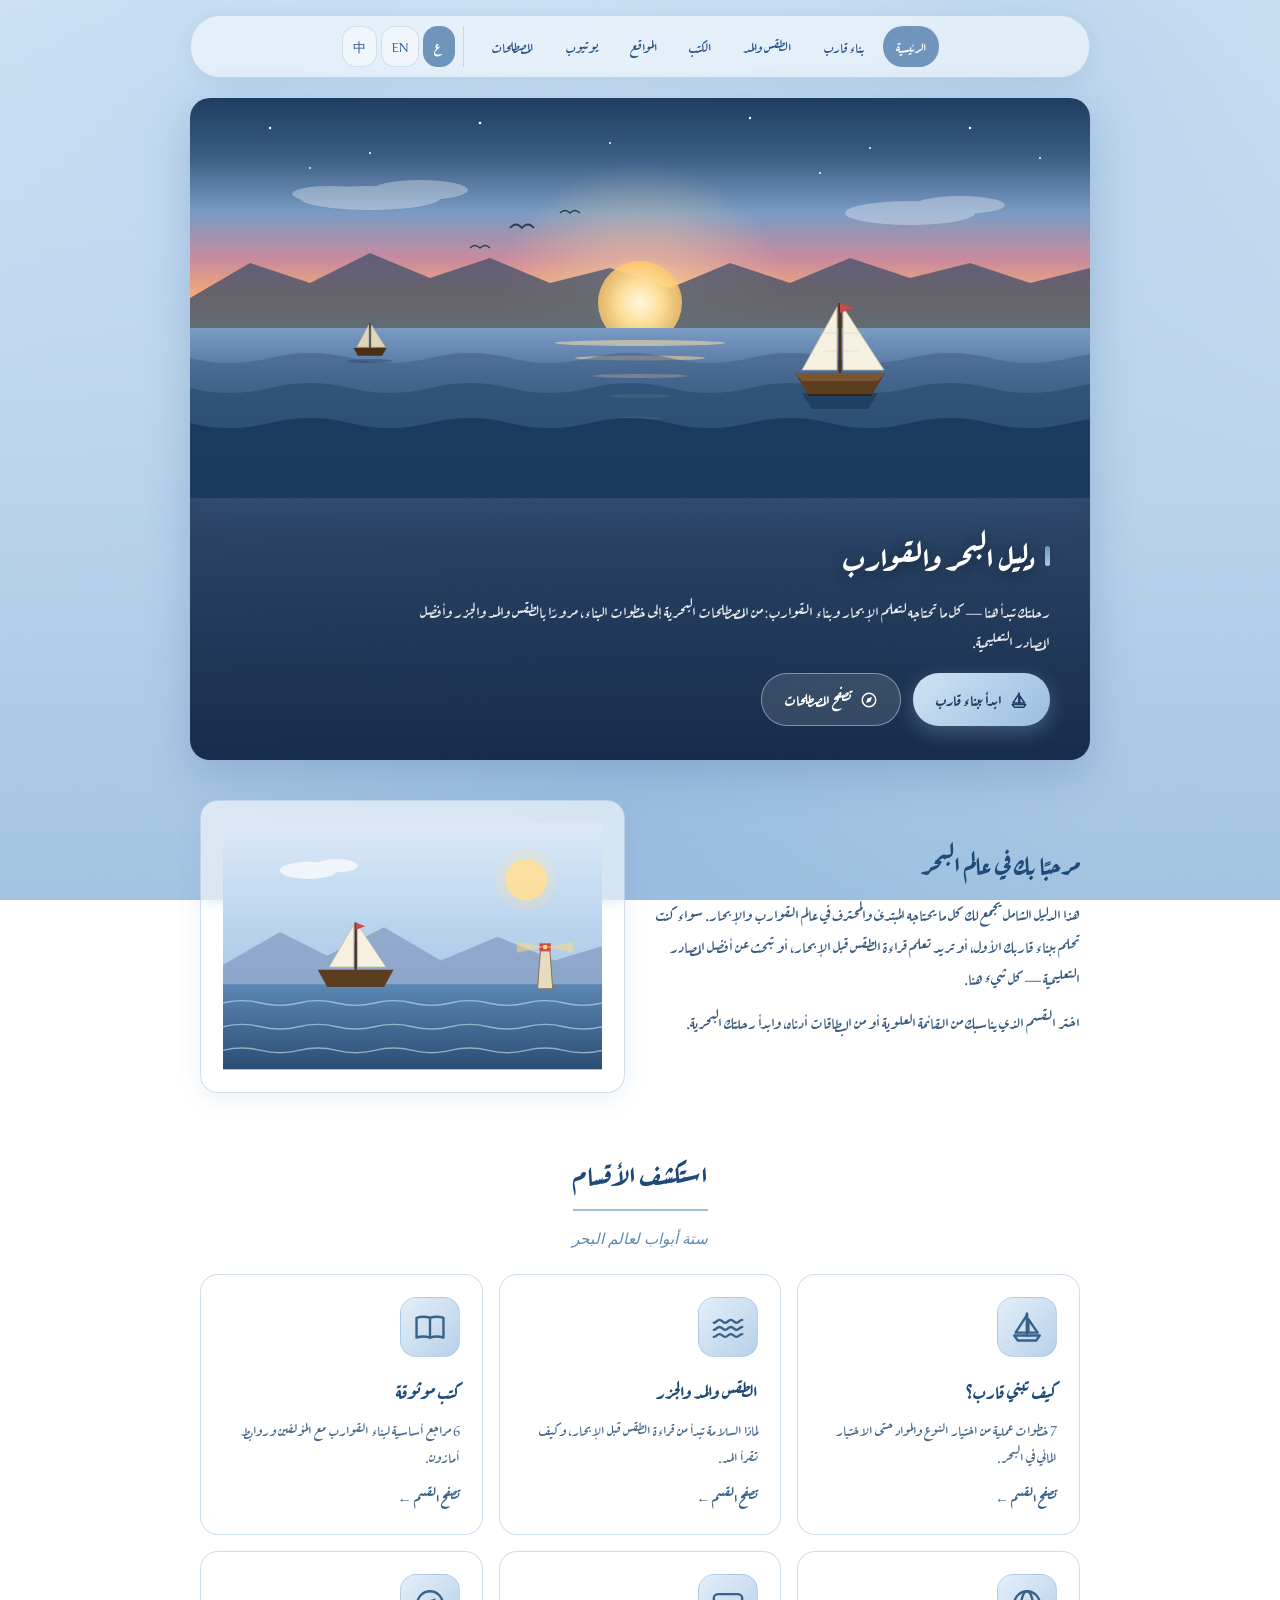
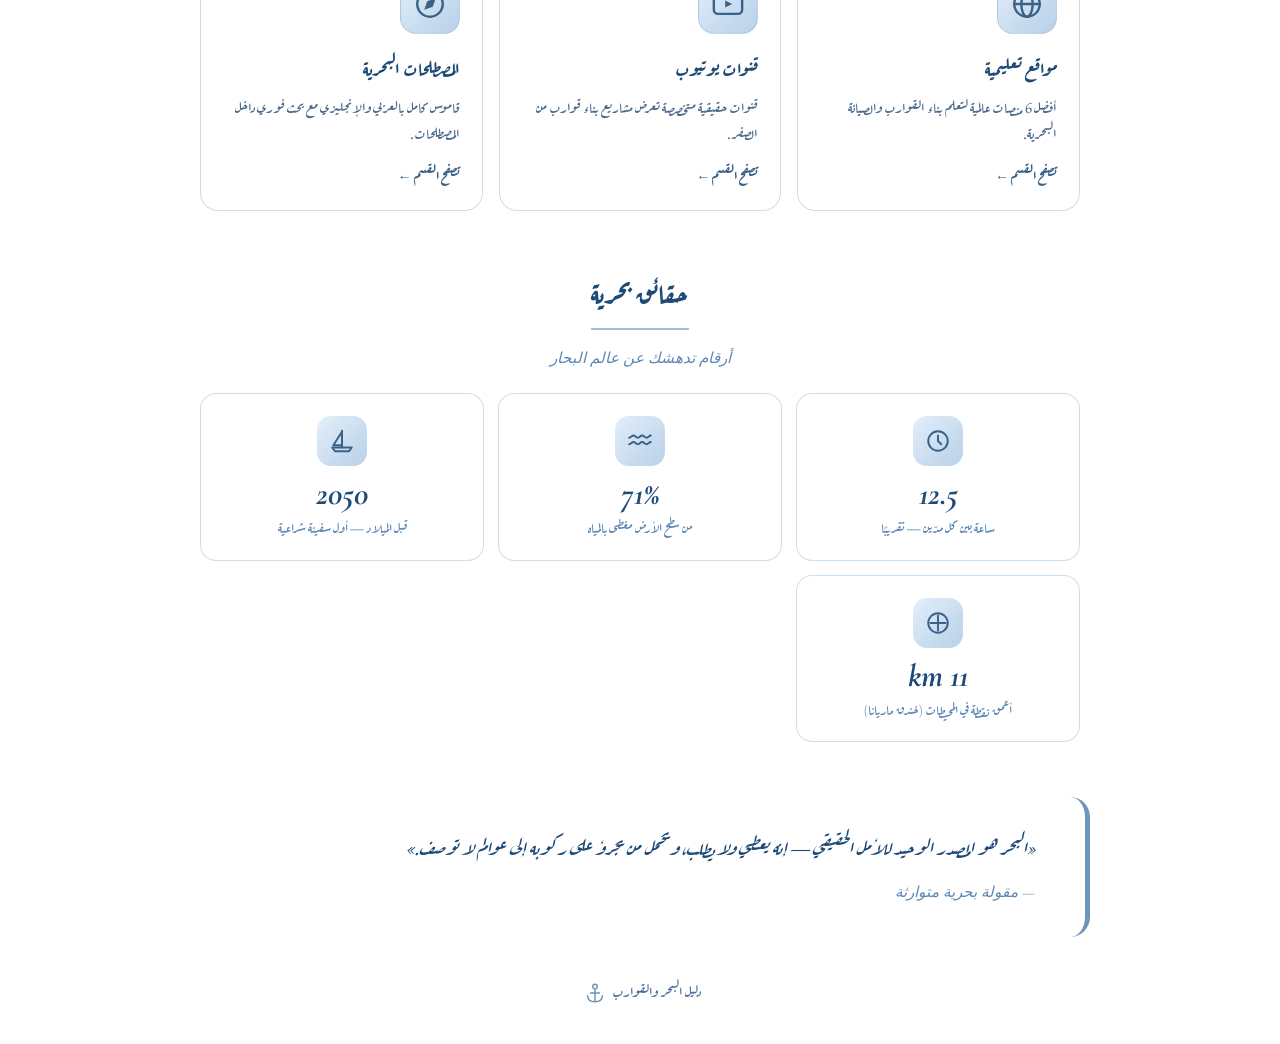
<file: index.html>
<!DOCTYPE html>
<html lang="ar" dir="rtl">
<head>
<meta charset="UTF-8">
  
<meta name="viewport" content="width=device-width, initial-scale=1.0">
<title>دليل البحر والقوارب — الرئيسية</title>
  <title>دليل البحر والقوارب — الرئيسية</title>
<meta name="description" content="دليل شامل لتعلم الإبحار وبناء القوارب: مصطلحات بحرية، خطوات البناء، الطقس والمد والجزر، وكتب موثوقة بالعربية والإنجليزية والصينية.">
<link rel="icon" type="image/x-icon" href="favicon.ico">
<link rel="icon" type="image/png" sizes="32x32" href="favicon-32x32.png">
<link rel="icon" type="image/png" sizes="16x16" href="favicon-16x16.png">
<link rel="apple-touch-icon" sizes="180x180" href="apple-touch-icon.png">
<link rel="manifest" href="site.webmanifest">
  
  <meta name="google-site-verification" content="Lvg6NhRMUjFhNmQzbeXdY9C4VhQQXx9-RUzTLlO76Tk" />
<link rel="preconnect" href="https://fonts.googleapis.com">
<link rel="preconnect" href="https://fonts.gstatic.com" crossorigin>
<link href="https://fonts.googleapis.com/css2?family=Aref+Ruqaa:wght@400;700&family=Cormorant+Garamond:ital,wght@0,400;0,600;0,700;1,400;1,600&display=swap" rel="stylesheet">
<link rel="stylesheet" href="style.css">
<style>
  .hero { max-width:900px; margin:0 auto 0; border-radius:20px 20px 0 0; overflow:hidden; box-shadow:0 12px 45px rgba(60,100,150,0.28); position:relative; }
  .hero svg { width:100%; height:auto; display:block; }
  .hero-caption { max-width:900px; margin:0 auto; background:linear-gradient(180deg,rgba(20,45,80,0.85),rgba(15,35,65,0.95)); padding:28px 40px 34px; border-radius:0 0 20px 20px; box-shadow:0 12px 45px rgba(60,100,150,0.28); }
  .hero-caption h2 { font-family:'Aref Ruqaa',serif; font-size:2rem; color:#fff; margin:0 0 8px; border:none; padding:0; font-weight:700; text-shadow:0 2px 14px rgba(0,0,0,0.4); }
  .hero-caption p { font-family:'Aref Ruqaa',serif; color:rgba(255,255,255,0.88); font-size:1rem; line-height:1.9; max-width:640px; margin-bottom:18px; }
  .hero-buttons { display:flex; gap:12px; flex-wrap:wrap; }
  .hero-btn { display:inline-flex; align-items:center; gap:8px; padding:11px 22px; border-radius:26px; text-decoration:none; font-family:'Aref Ruqaa',serif; font-size:0.95rem; font-weight:700; transition:transform .3s,box-shadow .3s,background .3s; }
  .hero-btn.primary { background:linear-gradient(135deg,#cfe2f5,#9abede); color:#1e3d60; box-shadow:0 6px 20px rgba(160,200,235,0.3); }
  .hero-btn.primary:hover { transform:translateY(-3px); box-shadow:0 10px 28px rgba(160,200,235,0.5); }
  .hero-btn.secondary { background:rgba(255,255,255,0.12); color:#fff; border:1.5px solid rgba(200,220,240,0.5); }
  .hero-btn.secondary:hover { background:rgba(255,255,255,0.22); transform:translateY(-3px); }
  .hero-btn svg { width:18px; height:18px; stroke:currentColor; stroke-width:2; stroke-linecap:round; stroke-linejoin:round; fill:none; }
  .welcome { max-width:900px; margin:40px auto 0; display:grid; grid-template-columns:1fr 1fr; gap:30px; align-items:center; padding:0 10px; }
  .welcome-text h3 { font-family:'Aref Ruqaa',serif; font-size:1.6rem; color:#1e4a78; margin-bottom:14px; font-weight:700; line-height:1.5; }
  .welcome-text p { color:#3a5a7d; font-size:1rem; line-height:2; margin-bottom:12px; }
  .welcome-art { background:rgba(255,255,255,0.6); border:1px solid rgba(160,190,220,0.5); border-radius:18px; padding:22px; backdrop-filter:blur(8px); box-shadow:0 6px 24px rgba(80,120,170,0.1); }
  .welcome-art svg { width:100%; height:auto; display:block; }
  .section-heading { max-width:900px; margin:55px auto 20px; padding:0 10px; text-align:center; }
  .section-heading h3 { font-family:'Aref Ruqaa',serif; font-size:1.7rem; color:#1e4a78; font-weight:700; margin-bottom:6px; display:inline-block; padding-bottom:10px; border-bottom:2px solid #a1bdd8; }
  .section-heading p { color:#5c87b5; font-size:0.95rem; font-family:'Cormorant Garamond',serif; font-style:italic; margin-top:8px; }
  .main-grid { max-width:900px; margin:0 auto; padding:0 10px; display:grid; grid-template-columns:repeat(auto-fill,minmax(270px,1fr)); gap:16px; }
  .main-card { background:rgba(255,255,255,0.72); border:1px solid rgba(160,190,220,0.5); border-radius:18px; padding:22px; text-decoration:none; display:block; transition:transform .35s,box-shadow .35s,border-color .35s; position:relative; overflow:hidden; backdrop-filter:blur(6px); }
  .main-card::before { content:""; position:absolute; top:0; right:0; width:5px; height:100%; background:linear-gradient(180deg,#6f95bd,#b0cce6); opacity:0; transition:opacity .35s; }
  .main-card:hover { transform:translateY(-6px); box-shadow:0 18px 40px rgba(80,120,170,0.2); border-color:#6f95bd; }
  .main-card:hover::before { opacity:1; }
  .main-icon { width:60px; height:60px; border-radius:16px; background:linear-gradient(135deg,#e3effa,#b8d0e8); border:1px solid rgba(140,180,215,0.4); display:flex; align-items:center; justify-content:center; margin-bottom:16px; transition:transform .35s; }
  .main-card:hover .main-icon { transform:scale(1.1) rotate(-3deg); }
  .main-icon svg { width:34px; height:34px; stroke:#3a6288; stroke-width:1.7; stroke-linecap:round; stroke-linejoin:round; fill:none; }
  .main-card h4 { font-family:'Aref Ruqaa',serif; color:#1e4a78; font-size:1.15rem; font-weight:700; margin-bottom:8px; }
  .main-card p { color:#4a6a8c; font-size:0.9rem; line-height:1.85; margin-bottom:12px; }
  .main-link { font-family:'Aref Ruqaa',serif; color:#3a6288; font-size:0.88rem; font-weight:700; display:inline-flex; align-items:center; gap:6px; transition:gap .35s; }
  .main-card:hover .main-link { gap:14px; }
  .facts-grid { max-width:900px; margin:0 auto; padding:0 10px; display:grid; grid-template-columns:repeat(auto-fill,minmax(220px,1fr)); gap:14px; }
  .fact-card { background:rgba(255,255,255,0.6); border:1px solid rgba(160,190,220,0.5); border-radius:16px; padding:22px 18px; text-align:center; backdrop-filter:blur(6px); transition:transform .3s,box-shadow .3s; }
  .fact-card:hover { transform:translateY(-4px); box-shadow:0 10px 28px rgba(80,120,170,0.15); }
  .fact-icon { width:50px; height:50px; border-radius:14px; background:linear-gradient(135deg,#e3effa,#b8d0e8); display:inline-flex; align-items:center; justify-content:center; margin-bottom:12px; }
  .fact-icon svg { width:26px; height:26px; stroke:#3a6288; stroke-width:1.8; stroke-linecap:round; stroke-linejoin:round; fill:none; }
  .fact-num { font-family:'Cormorant Garamond',serif; font-style:italic; font-weight:700; color:#1e4a78; font-size:2rem; line-height:1; margin-bottom:6px; }
  .fact-label { font-family:'Aref Ruqaa',serif; color:#5c87b5; font-size:0.85rem; line-height:1.6; }
  .quote { max-width:900px; margin:55px auto 0; background:rgba(255,255,255,0.55); border-radius:20px; border-right:5px solid #6f95bd; backdrop-filter:blur(8px); padding:0 10px; }
  .quote-inner { padding:30px 40px 30px 30px; }
  .quote-text { font-family:'Aref Ruqaa',serif; font-size:1.2rem; color:#1e4a78; line-height:2; margin-bottom:12px; font-style:italic; }
  .quote-author { font-family:'Cormorant Garamond',serif; font-style:italic; color:#5c87b5; font-size:0.95rem; }
  @keyframes float { 0%,100%{transform:translateY(0)} 50%{transform:translateY(-6px)} }
  @keyframes float-slow { 0%,100%{transform:translateY(0)} 50%{transform:translateY(-3px)} }
  @keyframes wave-slide { from{transform:translateX(0)} to{transform:translateX(-80px)} }
  @keyframes wave-slide-r { from{transform:translateX(0)} to{transform:translateX(80px)} }
  @keyframes sun-glow { 0%,100%{opacity:.85} 50%{opacity:1} }
  @keyframes bird-fly { 0%{transform:translate(0,0)} 50%{transform:translate(40px,-14px)} 100%{transform:translate(0,0)} }
  @keyframes twinkle { 0%,100%{opacity:.3} 50%{opacity:1} }
  @keyframes lighthouse-beam { 0%,100%{opacity:.15} 50%{opacity:.7} }
  .boat-float { animation:float 4s ease-in-out infinite; transform-origin:center; }
  .boat-float-slow { animation:float-slow 5s ease-in-out infinite; }
  .wave-1 { animation:wave-slide 9s linear infinite; }
  .wave-2 { animation:wave-slide-r 12s linear infinite; }
  .wave-3 { animation:wave-slide 15s linear infinite; }
  .sun-glow { animation:sun-glow 5s ease-in-out infinite; }
  .bird { animation:bird-fly 6s ease-in-out infinite; }
  .bird-2 { animation:bird-fly 7.5s ease-in-out infinite 1s; }
  .star { animation:twinkle 3s ease-in-out infinite; }
  .star-2 { animation:twinkle 4s ease-in-out infinite .5s; }
  .star-3 { animation:twinkle 3.5s ease-in-out infinite 1s; }
  .light-beam { animation:lighthouse-beam 4s ease-in-out infinite; }
  @media (max-width:700px) {
    .welcome { grid-template-columns:1fr; }
    .hero-caption { padding:22px 22px 28px; }
    .hero-caption h2 { font-size:1.4rem; }
    .hero-caption p { font-size:.9rem; }
    .hero-btn { padding:10px 18px; font-size:.88rem; }
    .section-heading h3 { font-size:1.35rem; }
    .quote-inner { padding:22px 22px 22px 18px; }
    .quote-text { font-size:1.05rem; }
  }
</style>
</head>
<body>

<nav>
  <a href="index.html" class="active">الرئيسية</a>
  <a href="build.html">بناء قارب</a>
  <a href="weather.html">الطقس والمد</a>
  <a href="books.html">الكتب</a>
  <a href="websites.html">المواقع</a>
  <a href="youtube.html">يوتيوب</a>
  <a href="glossary.html">المصطلحات</a>
</nav>

<div class="hero">
  <svg viewBox="0 0 900 400" xmlns="http://www.w3.org/2000/svg" preserveAspectRatio="xMidYMid slice">
    <defs>
      <linearGradient id="skyGrad" x1="0" y1="0" x2="0" y2="1">
        <stop offset="0%" stop-color="#1e3d60"/>
        <stop offset="25%" stop-color="#3a5c82"/>
        <stop offset="50%" stop-color="#7a9bc4"/>
        <stop offset="70%" stop-color="#c98a9e"/>
        <stop offset="85%" stop-color="#f0a878"/>
        <stop offset="100%" stop-color="#ffd89a"/>
      </linearGradient>
      <radialGradient id="sunDisc" cx="50%" cy="50%">
        <stop offset="0%" stop-color="#fff8e0"/>
        <stop offset="50%" stop-color="#ffdf9a"/>
        <stop offset="100%" stop-color="#ffc96a" stop-opacity="0.8"/>
      </radialGradient>
      <radialGradient id="sunGlow" cx="50%" cy="50%">
        <stop offset="0%" stop-color="#fff4d0" stop-opacity="0.9"/>
        <stop offset="40%" stop-color="#ffd89a" stop-opacity="0.4"/>
        <stop offset="100%" stop-color="#ffd89a" stop-opacity="0"/>
      </radialGradient>
      <linearGradient id="seaGrad" x1="0" y1="0" x2="0" y2="1">
        <stop offset="0%" stop-color="#7a9bc4"/>
        <stop offset="30%" stop-color="#4d6f9a"/>
        <stop offset="100%" stop-color="#0d2440"/>
      </linearGradient>
      <linearGradient id="mountains" x1="0" y1="0" x2="0" y2="1">
        <stop offset="0%" stop-color="#3a4d6b"/>
        <stop offset="100%" stop-color="#1e3d60"/>
      </linearGradient>
    </defs>
    <rect width="900" height="230" fill="url(#skyGrad)"/>
    <g fill="#fff">
      <circle class="star" cx="80" cy="30" r="1.2"/>
      <circle class="star-2" cx="180" cy="55" r="1"/>
      <circle class="star-3" cx="290" cy="25" r="1.3"/>
      <circle class="star" cx="420" cy="45" r="1"/>
      <circle class="star-2" cx="560" cy="20" r="1.2"/>
      <circle class="star-3" cx="680" cy="50" r="1"/>
      <circle class="star" cx="780" cy="30" r="1.3"/>
      <circle class="star-2" cx="850" cy="60" r="1"/>
      <circle class="star-3" cx="120" cy="70" r="0.9"/>
      <circle class="star" cx="630" cy="75" r="1"/>
    </g>
    <circle class="sun-glow" cx="450" cy="215" r="150" fill="url(#sunGlow)"/>
    <path d="M0 200 L60 165 L120 185 L180 155 L240 180 L300 160 L360 185 L420 170 L480 190 L540 165 L600 185 L660 160 L720 180 L780 165 L840 185 L900 170 L900 230 L0 230 Z" fill="url(#mountains)" opacity="0.7"/>
    <circle cx="450" cy="205" r="42" fill="url(#sunDisc)"/>
    <g fill="#fff" opacity="0.32">
      <ellipse cx="180" cy="100" rx="70" ry="12"/>
      <ellipse cx="230" cy="92" rx="48" ry="10"/>
      <ellipse cx="140" cy="96" rx="38" ry="8"/>
      <ellipse cx="720" cy="115" rx="65" ry="12"/>
      <ellipse cx="770" cy="107" rx="45" ry="9"/>
    </g>
    <g stroke="#2a3d52" stroke-width="1.8" fill="none" class="bird">
      <path d="M320 130 Q326 123 332 130 Q338 123 344 130"/>
    </g>
    <g stroke="#2a3d52" stroke-width="1.6" fill="none" class="bird-2">
      <path d="M370 115 Q375 110 380 115 Q385 110 390 115"/>
    </g>
    <g stroke="#2a3d52" stroke-width="1.4" fill="none" class="bird">
      <path d="M280 150 Q285 145 290 150 Q295 145 300 150"/>
    </g>
    <rect y="230" width="900" height="170" fill="url(#seaGrad)"/>
    <g opacity="0.55">
      <ellipse cx="450" cy="245" rx="85" ry="3" fill="#ffe0a8"/>
      <ellipse cx="450" cy="260" rx="65" ry="2.5" fill="#ffd89a"/>
      <ellipse cx="450" cy="278" rx="48" ry="2" fill="#ffd89a"/>
      <ellipse cx="450" cy="298" rx="32" ry="1.8" fill="#ffd89a"/>
      <ellipse cx="450" cy="320" rx="22" ry="1.5" fill="#ffd89a" opacity="0.8"/>
    </g>
    <g class="wave-3">
      <path d="M-80 260 Q-40 250 0 260 T80 260 T160 260 T240 260 T320 260 T400 260 T480 260 T560 260 T640 260 T720 260 T800 260 T880 260 T960 260 L960 400 L-80 400 Z" fill="#3d5c82" opacity="0.5"/>
    </g>
    <g class="wave-2">
      <path d="M-80 290 Q-40 280 0 290 T80 290 T160 290 T240 290 T320 290 T400 290 T480 290 T560 290 T640 290 T720 290 T800 290 T880 290 T960 290 L960 400 L-80 400 Z" fill="#2a4d73" opacity="0.7"/>
    </g>
    <g class="wave-1">
      <path d="M-80 325 Q-40 315 0 325 T80 325 T160 325 T240 325 T320 325 T400 325 T480 325 T560 325 T640 325 T720 325 T800 325 T880 325 T960 325 L960 400 L-80 400 Z" fill="#1a3a5c" opacity="0.9"/>
    </g>
    <g class="boat-float" transform="translate(650, 275)">
      <path d="M-38 20 L38 20 L28 36 L-28 36 Z" fill="#0d2440" opacity="0.4"/>
      <path d="M-45 0 L45 0 L32 22 L-32 22 Z" fill="#5a3e1f"/>
      <path d="M-45 0 L45 0 L38 8 L-38 8 Z" fill="#7a5630"/>
      <line x1="-32" y1="22" x2="32" y2="22" stroke="#2a1c0c" stroke-width="1.5"/>
      <line x1="0" y1="0" x2="0" y2="-70" stroke="#4a3018" stroke-width="3"/>
      <path d="M3 -66 L3 -3 L44 -3 Z" fill="#f5f0e0" stroke="#c5b89a" stroke-width="0.8"/>
      <line x1="3" y1="-40" x2="26" y2="-40" stroke="#c5b89a" stroke-width="0.5" opacity="0.7"/>
      <line x1="3" y1="-22" x2="18" y2="-22" stroke="#c5b89a" stroke-width="0.5" opacity="0.7"/>
      <path d="M-3 -66 L-3 -3 L-38 -3 Z" fill="#f5f0e0" stroke="#c5b89a" stroke-width="0.8"/>
      <line x1="-3" y1="-40" x2="-22" y2="-40" stroke="#c5b89a" stroke-width="0.5" opacity="0.7"/>
      <line x1="-3" y1="-22" x2="-15" y2="-22" stroke="#c5b89a" stroke-width="0.5" opacity="0.7"/>
      <path d="M0 -70 L14 -65 L0 -60 Z" fill="#c94a4a"/>
    </g>
    <g class="boat-float-slow" transform="translate(180, 250) scale(0.55)">
      <path d="M-30 0 L30 0 L22 14 L-22 14 Z" fill="#4a3018"/>
      <line x1="0" y1="0" x2="0" y2="-45" stroke="#3a2010" stroke-width="2"/>
      <path d="M2 -43 L2 -2 L28 -2 Z" fill="#e0d5b8" stroke="#a89a7a" stroke-width="0.6"/>
      <path d="M-2 -43 L-2 -2 L-24 -2 Z" fill="#e0d5b8" stroke="#a89a7a" stroke-width="0.6"/>
    </g>
    <ellipse cx="180" cy="263" rx="22" ry="2" fill="#1e3d60" opacity="0.4"/>
  </svg>
</div>

<div class="hero-caption">
  <h2 data-i18n="idx_h1">دليل البحر والقوارب</h2>
  <p data-i18n="idx_hero_p">رحلتك تبدأ هنا — كل ما تحتاجه لتعلم الإبحار وبناء القوارب: من المصطلحات البحرية إلى خطوات البناء، مرورًا بالطقس والمد والجزر وأفضل المصادر التعليمية.</p>
  <div class="hero-buttons">
    <a href="build.html" class="hero-btn primary">
      <svg viewBox="0 0 24 24"><path d="M3 18h18l-2.5 3.5h-13z"/><line x1="12" y1="2.5" x2="12" y2="18"/><path d="M12 3.5L4 16h8z"/><path d="M13 6.5l6.5 9.5H13z"/></svg>
      <span data-i18n="idx_btn_build">ابدأ ببناء قارب</span>
    </a>
    <a href="glossary.html" class="hero-btn secondary">
      <svg viewBox="0 0 24 24"><circle cx="12" cy="12" r="9"/><polygon points="16,8 14,14 8,16 10,10" fill="currentColor" stroke="none"/></svg>
      <span data-i18n="idx_btn_gloss">تصفح المصطلحات</span>
    </a>
  </div>
</div>

<div class="welcome">
  <div class="welcome-text">
    <h3 data-i18n="idx_welcome_h3">مرحبًا بك في عالم البحر</h3>
    <p data-i18n="idx_welcome_p1">هذا الدليل الشامل يجمع لك كل ما يحتاجه المبتدئ والمحترف في عالم القوارب والإبحار. سواء كنت تحلم ببناء قاربك الأول، أو تريد تعلم قراءة الطقس قبل الإبحار، أو تبحث عن أفضل المصادر التعليمية — كل شيء هنا.</p>
    <p data-i18n="idx_welcome_p2">اختر القسم الذي يناسبك من القائمة العلوية أو من البطاقات أدناه، وابدأ رحلتك البحرية.</p>
  </div>
  <div class="welcome-art">
    <svg viewBox="0 0 400 260" xmlns="http://www.w3.org/2000/svg">
      <defs>
        <linearGradient id="waSky" x1="0" y1="0" x2="0" y2="1">
          <stop offset="0%" stop-color="#dbe9f7"/>
          <stop offset="100%" stop-color="#a8c8e8"/>
        </linearGradient>
        <linearGradient id="waSea" x1="0" y1="0" x2="0" y2="1">
          <stop offset="0%" stop-color="#5c87b5"/>
          <stop offset="100%" stop-color="#2a4d73"/>
        </linearGradient>
      </defs>
      <rect width="400" height="170" fill="url(#waSky)"/>
      <rect y="170" width="400" height="90" fill="url(#waSea)"/>
      <circle cx="320" cy="60" r="22" fill="#ffdf9a" opacity="0.9"/>
      <circle cx="320" cy="60" r="32" fill="#ffdf9a" opacity="0.2"/>
      <g fill="#fff" opacity="0.7">
        <ellipse cx="90" cy="50" rx="30" ry="9"/>
        <ellipse cx="120" cy="45" rx="22" ry="7"/>
      </g>
      <path d="M0 150 L60 115 L110 140 L170 110 L230 145 L290 120 L350 145 L400 130 L400 170 L0 170 Z" fill="#7a8fb8" opacity="0.6"/>
      <g stroke="#cfe2f5" stroke-width="1.5" fill="none" opacity="0.6">
        <path d="M0 190 Q20 185 40 190 T80 190 T120 190 T160 190 T200 190 T240 190 T280 190 T320 190 T360 190 T400 190"/>
        <path d="M0 215 Q20 210 40 215 T80 215 T120 215 T160 215 T200 215 T240 215 T280 215 T320 215 T360 215 T400 215"/>
        <path d="M0 240 Q20 235 40 240 T80 240 T120 240 T160 240 T200 240 T240 240 T280 240 T320 240 T360 240 T400 240"/>
      </g>
      <g transform="translate(140, 155)">
        <path d="M-40 0 L40 0 L30 18 L-30 18 Z" fill="#5a3e1f"/>
        <line x1="0" y1="0" x2="0" y2="-50" stroke="#4a3018" stroke-width="2.5"/>
        <path d="M2 -48 L2 -3 L32 -3 Z" fill="#f5f0e0" stroke="#c5b89a" stroke-width="0.7"/>
        <path d="M-2 -48 L-2 -3 L-28 -3 Z" fill="#f5f0e0" stroke="#c5b89a" stroke-width="0.7"/>
        <path d="M0 -50 L10 -46 L0 -42 Z" fill="#c94a4a"/>
      </g>
      <g transform="translate(340, 175)">
        <path d="M-8 0 L8 0 L5 -40 L-5 -40 Z" fill="#e8dcc0" stroke="#8b6f4a" stroke-width="1"/>
        <rect x="-6" y="-48" width="12" height="8" fill="#c94a4a"/>
        <circle cx="0" cy="-44" r="2.5" fill="#ffd97a"/>
        <path d="M0 -44 L30 -50 L30 -38 Z" fill="#ffd97a" opacity="0.5" class="light-beam"/>
        <path d="M0 -44 L-30 -50 L-30 -38 Z" fill="#ffd97a" opacity="0.5" class="light-beam"/>
      </g>
    </svg>
  </div>
</div>

<div class="section-heading">
  <h3 data-i18n="idx_sec_h3">استكشف الأقسام</h3>
  <p data-i18n="idx_sec_p">ستة أبواب لعالم البحر</p>
</div>

<div class="main-grid">
  <a href="build.html" class="main-card">
    <div class="main-icon"><svg viewBox="0 0 24 24"><path d="M3 18h18l-2.5 3.5h-13z"/><line x1="12" y1="2.5" x2="12" y2="18"/><path d="M12 3.5L4 16h8z"/><path d="M13 6.5l6.5 9.5H13z"/></svg></div>
    <h4 data-i18n="idx_c_build_h">كيف تبني قارب؟</h4>
    <p data-i18n="idx_c_build_p">7 خطوات عملية من اختيار النوع والمواد حتى الاختبار المائي في البحر.</p>
    <span class="main-link" data-i18n="idx_link">تصفح القسم ←</span>
  </a>
  <a href="weather.html" class="main-card">
    <div class="main-icon"><svg viewBox="0 0 24 24"><path d="M2 9c2 0 2-2 4-2s2 2 4 2 2-2 4-2 2 2 4 2 2-2 4-2"/><path d="M2 14c2 0 2-2 4-2s2 2 4 2 2-2 4-2 2 2 4 2 2-2 4-2"/><path d="M2 19c2 0 2-2 4-2s2 2 4 2 2-2 4-2 2 2 4 2 2-2 4-2"/></svg></div>
    <h4 data-i18n="idx_c_weather_h">الطقس والمد والجزر</h4>
    <p data-i18n="idx_c_weather_p">لماذا السلامة تبدأ من قراءة الطقس قبل الإبحار، وكيف تقرأ المد.</p>
    <span class="main-link" data-i18n="idx_link">تصفح القسم ←</span>
  </a>
  <a href="books.html" class="main-card">
    <div class="main-icon"><svg viewBox="0 0 24 24"><path d="M2.5 5.5v14c3-1 6.5-1 9.5 0 3-1 6.5-1 9.5 0v-14c-3-1-6.5-1-9.5 0-3-1-6.5-1-9.5 0z"/><line x1="12" y1="5.5" x2="12" y2="19.5"/></svg></div>
    <h4 data-i18n="idx_c_books_h">كتب موثوقة</h4>
    <p data-i18n="idx_c_books_p">6 مراجع أساسية لبناء القوارب مع المؤلفين وروابط أمازون.</p>
    <span class="main-link" data-i18n="idx_link">تصفح القسم ←</span>
  </a>
  <a href="websites.html" class="main-card">
    <div class="main-icon"><svg viewBox="0 0 24 24"><circle cx="12" cy="12" r="9"/><ellipse cx="12" cy="12" rx="4" ry="9"/><line x1="3" y1="12" x2="21" y2="12"/></svg></div>
    <h4 data-i18n="idx_c_web_h">مواقع تعليمية</h4>
    <p data-i18n="idx_c_web_p">أفضل 6 منصات عالمية لتعلم بناء القوارب والصيانة البحرية.</p>
    <span class="main-link" data-i18n="idx_link">تصفح القسم ←</span>
  </a>
  <a href="youtube.html" class="main-card">
    <div class="main-icon"><svg viewBox="0 0 24 24"><rect x="2" y="5" width="20" height="14" rx="3"/><path d="M10 9.5l5 2.5-5 2.5z" fill="#3a6288" stroke="none"/></svg></div>
    <h4 data-i18n="idx_c_yt_h">قنوات يوتيوب</h4>
    <p data-i18n="idx_c_yt_p">قنوات حقيقية متخصصة تعرض مشاريع بناء قوارب من الصفر.</p>
    <span class="main-link" data-i18n="idx_link">تصفح القسم ←</span>
  </a>
  <a href="glossary.html" class="main-card">
    <div class="main-icon"><svg viewBox="0 0 24 24"><circle cx="12" cy="12" r="9"/><polygon points="16,8 14,14 8,16 10,10" fill="#3a6288" stroke="none"/></svg></div>
    <h4 data-i18n="idx_c_gloss_h">المصطلحات البحرية</h4>
    <p data-i18n="idx_c_gloss_p">قاموس كامل بالعربي والإنجليزي مع بحث فوري داخل المصطلحات.</p>
    <span class="main-link" data-i18n="idx_link">تصفح القسم ←</span>
  </a>
</div>

<div class="section-heading">
  <h3 data-i18n="idx_fact_h3">حقائق بحرية</h3>
  <p data-i18n="idx_fact_p">أرقام تدهشك عن عالم البحار</p>
</div>

<div class="facts-grid">
  <div class="fact-card">
    <div class="fact-icon"><svg viewBox="0 0 24 24"><circle cx="12" cy="12" r="9"/><path d="M12 7v5l3 3"/></svg></div>
    <div class="fact-num">12.5</div>
    <div class="fact-label" data-i18n="idx_f1_label">ساعة بين كل مدّين — تقريبًا</div>
  </div>
  <div class="fact-card">
    <div class="fact-icon"><svg viewBox="0 0 24 24"><path d="M2 9c2 0 2-2 4-2s2 2 4 2 2-2 4-2 2 2 4 2 2-2 4-2"/><path d="M2 15c2 0 2-2 4-2s2 2 4 2 2-2 4-2 2 2 4 2 2-2 4-2"/></svg></div>
    <div class="fact-num">71%</div>
    <div class="fact-label" data-i18n="idx_f2_label">من سطح الأرض مغطى بالمياه</div>
  </div>
  <div class="fact-card">
    <div class="fact-icon"><svg viewBox="0 0 24 24"><path d="M3 18h18l-2.5 3.5h-13z"/><line x1="12" y1="2.5" x2="12" y2="18"/><path d="M12 3.5L4 16h8z"/></svg></div>
    <div class="fact-num">2050</div>
    <div class="fact-label" data-i18n="idx_f3_label">قبل الميلاد — أول سفينة شراعية</div>
  </div>
  <div class="fact-card">
    <div class="fact-icon"><svg viewBox="0 0 24 24"><circle cx="12" cy="12" r="9"/><path d="M5 12h14M12 5v14"/></svg></div>
    <div class="fact-num">11 km</div>
    <div class="fact-label" data-i18n="idx_f4_label">أعمق نقطة في المحيطات (خندق ماريانا)</div>
  </div>
</div>

<div class="quote">
  <div class="quote-inner">
    <div class="quote-text" data-i18n="idx_quote">«البحر هو المصدر الوحيد للأمل الحقيقي — إنه يعطي ولا يطلب، ويحمل من يجرؤ على ركوبه إلى عوالم لا توصف.»</div>
    <div class="quote-author" data-i18n="idx_quote_author">— مقولة بحرية متوارثة</div>
  </div>
</div>

<footer>
  دليل البحر والقوارب
  <svg viewBox="0 0 24 24"><circle cx="12" cy="5" r="2.5"/><line x1="12" y1="7.5" x2="12" y2="21"/><line x1="7" y1="12" x2="17" y2="12"/><path d="M4 15c0 4.5 3.5 6.5 8 6.5s8-2 8-6.5"/></svg>
</footer>

<script src="lang.js"></script>
</body>
</html>
</file>
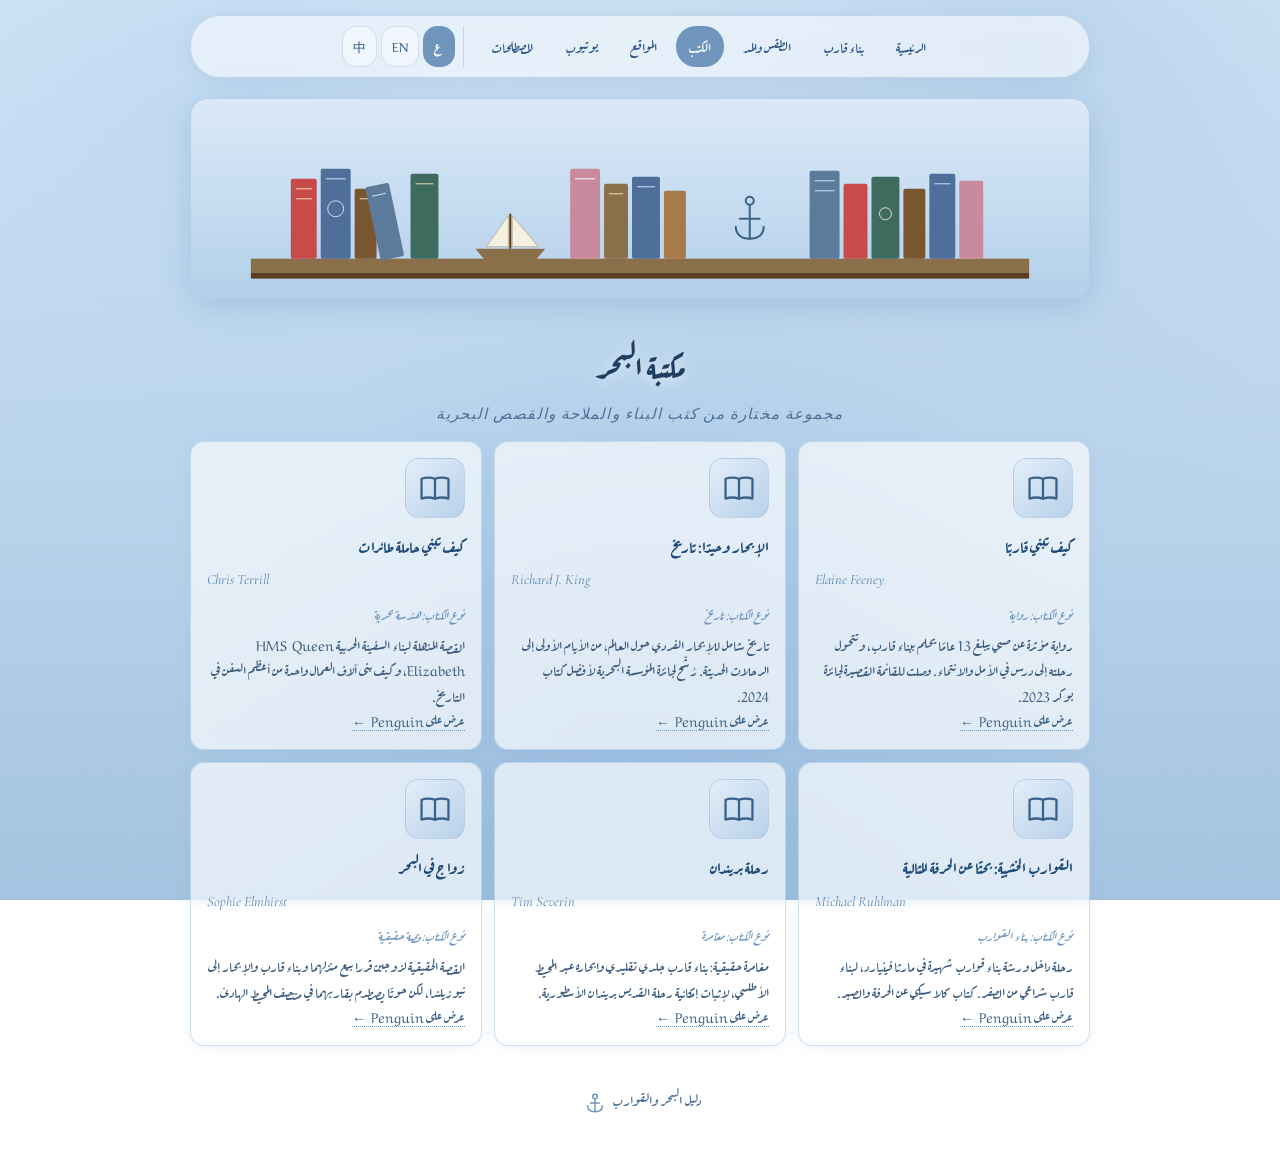
<file: books.html>
<!DOCTYPE html>
<html lang="ar" dir="rtl">
<head>
<meta charset="UTF-8">
<meta name="viewport" content="width=device-width, initial-scale=1.0">
<title>مكتبة البحر</title>
  <title>مكتبة البحر — دليل البحر</title>
<meta name="description" content="مكتبة بحرية مختارة من Penguin: كتب عن بناء القوارب، الملاحة، القصص البحرية، والمغامرات الحقيقية.">
<link rel="icon" type="image/x-icon" href="favicon.ico">
<link rel="icon" type="image/png" sizes="32x32" href="favicon-32x32.png">
<link rel="icon" type="image/png" sizes="16x16" href="favicon-16x16.png">
<link rel="apple-touch-icon" sizes="180x180" href="apple-touch-icon.png">
<link rel="manifest" href="site.webmanifest">
  
<link rel="preconnect" href="https://fonts.googleapis.com">
<link rel="preconnect" href="https://fonts.gstatic.com" crossorigin>
<link href="https://fonts.googleapis.com/css2?family=Aref+Ruqaa:wght@400;700&family=Cormorant+Garamond:ital,wght@0,400;0,600;0,700;1,400;1,600&display=swap" rel="stylesheet">
<link rel="stylesheet" href="style.css">
</head>
<body>

<nav>
  <a href="index.html">الرئيسية</a>
  <a href="build.html">بناء قارب</a>
  <a href="weather.html">الطقس والمد</a>
  <a href="books.html" class="active">الكتب</a>
  <a href="websites.html">المواقع</a>
  <a href="youtube.html">يوتيوب</a>
  <a href="glossary.html">المصطلحات</a>
</nav>

<div class="banner">
  <svg viewBox="0 0 900 200" xmlns="http://www.w3.org/2000/svg">
    <defs>
      <linearGradient id="bgBooks" x1="0" y1="0" x2="0" y2="1">
        <stop offset="0%" stop-color="#dbe9f7"/>
        <stop offset="100%" stop-color="#b3d0ea"/>
      </linearGradient>
    </defs>
    <rect width="900" height="200" fill="url(#bgBooks)"/>
    <rect x="60" y="160" width="780" height="14" fill="#8b6f4a"/>
    <rect x="60" y="174" width="780" height="6" fill="#5a3e1f"/>
    <g>
      <rect x="100" y="80" width="26" height="80" fill="#c94a4a" rx="2"/>
      <line x1="105" y1="90" x2="121" y2="90" stroke="#f5e0b8" stroke-width="1"/>
      <line x1="105" y1="100" x2="121" y2="100" stroke="#f5e0b8" stroke-width="1"/>
      <rect x="130" y="70" width="30" height="90" fill="#4d6f9a" rx="2"/>
      <line x1="135" y1="80" x2="155" y2="80" stroke="#cfe2f5" stroke-width="1"/>
      <circle cx="145" cy="110" r="8" fill="none" stroke="#cfe2f5" stroke-width="1"/>
      <rect x="164" y="90" width="22" height="70" fill="#7a5630" rx="2"/>
      <line x1="169" y1="100" x2="181" y2="100" stroke="#e8dcc0" stroke-width="1"/>
      <g transform="rotate(-12 200 160)">
        <rect x="190" y="85" width="24" height="75" fill="#5c7a99" rx="2"/>
        <line x1="195" y1="95" x2="209" y2="95" stroke="#cfe2f5" stroke-width="1"/>
      </g>
      <rect x="220" y="75" width="28" height="85" fill="#3d6b5e" rx="2"/>
      <line x1="225" y1="85" x2="243" y2="85" stroke="#e8dcc0" stroke-width="1"/>
      <g transform="translate(320, 130)">
        <path d="M-35 20 L35 20 L25 32 L-25 32 Z" fill="#8b6f4a"/>
        <line x1="0" y1="20" x2="0" y2="-15" stroke="#5a3e1f" stroke-width="2"/>
        <path d="M2 -13 L2 18 L28 18 Z" fill="#f5f0e0" stroke="#a89a7a" stroke-width="0.6"/>
        <path d="M-2 -13 L-2 18 L-24 18 Z" fill="#f5f0e0" stroke="#a89a7a" stroke-width="0.6"/>
      </g>
      <rect x="380" y="70" width="30" height="90" fill="#c98a9e" rx="2"/>
      <line x1="385" y1="80" x2="405" y2="80" stroke="#fff" stroke-width="1"/>
      <rect x="414" y="85" width="24" height="75" fill="#8b6f4a" rx="2"/>
      <line x1="419" y1="95" x2="433" y2="95" stroke="#f5e0b8" stroke-width="1"/>
      <rect x="442" y="78" width="28" height="82" fill="#4d6f9a" rx="2"/>
      <line x1="447" y1="88" x2="465" y2="88" stroke="#cfe2f5" stroke-width="1"/>
      <rect x="474" y="92" width="22" height="68" fill="#a87a4a" rx="2"/>
      <g transform="translate(560, 120)" stroke="#3a6288" stroke-width="2" fill="none" stroke-linecap="round">
        <circle cx="0" cy="-18" r="4"/>
        <line x1="0" y1="-14" x2="0" y2="20"/>
        <line x1="-10" y1="0" x2="10" y2="0"/>
        <path d="M-14 8c0 8 6 12 14 12s14-4 14-12"/>
      </g>
      <rect x="620" y="72" width="30" height="88" fill="#5c7a99" rx="2"/>
      <line x1="625" y1="82" x2="645" y2="82" stroke="#cfe2f5" stroke-width="1"/>
      <line x1="625" y1="92" x2="645" y2="92" stroke="#cfe2f5" stroke-width="1"/>
      <rect x="654" y="85" width="24" height="75" fill="#c94a4a" rx="2"/>
      <rect x="682" y="78" width="28" height="82" fill="#3d6b5e" rx="2"/>
      <circle cx="696" cy="115" r="6" fill="none" stroke="#e8dcc0" stroke-width="1"/>
      <rect x="714" y="90" width="22" height="70" fill="#7a5630" rx="2"/>
      <rect x="740" y="75" width="26" height="85" fill="#4d6f9a" rx="2"/>
      <line x1="745" y1="85" x2="761" y2="85" stroke="#cfe2f5" stroke-width="1"/>
      <rect x="770" y="82" width="24" height="78" fill="#c98a9e" rx="2"/>
    </g>
  </svg>
</div>

<header>
  <h1 data-i18n="bk_h1">مكتبة البحر</h1>
  <p class="subtitle" data-i18n="bk_subtitle">مجموعة مختارة من كتب البناء والملاحة والقصص البحرية</p>
</header>

<div class="container">
  <div class="cards">

    <div class="card">
      <div class="card-icon-box"><svg viewBox="0 0 24 24"><path d="M2.5 5.5v14c3-1 6.5-1 9.5 0 3-1 6.5-1 9.5 0v-14c-3-1-6.5-1-9.5 0-3-1-6.5-1-9.5 0z"/><line x1="12" y1="5.5" x2="12" y2="19.5"/></svg></div>
      <div class="card-title" data-i18n-show="en,zh">How to Build a Boat</div>
      <div class="card-title-ar" data-i18n-show="ar">كيف تبني قاربًا</div>
      <div class="card-author">Elaine Feeney</div>
      <div class="book-type" data-i18n="bk1_type">نوع الكتاب: رواية</div>
      <div class="card-desc"><span data-i18n="bk1_d">رواية مؤثرة عن صبي يبلغ 13 عامًا يحلم ببناء قارب، وتتحول رحلته إلى درس في الأمل والانتماء. وصلت للقائمة القصيرة لجائزة بوكر 2023.</span><br>
        <a href="https://www.penguin.co.uk/books/448213/how-to-build-a-boat-by-feeney-elaine/9781529920093" target="_blank" data-i18n="bk_penguin">عرض على Penguin ←</a>
      </div>
    </div>

    <div class="card">
      <div class="card-icon-box"><svg viewBox="0 0 24 24"><path d="M2.5 5.5v14c3-1 6.5-1 9.5 0 3-1 6.5-1 9.5 0v-14c-3-1-6.5-1-9.5 0-3-1-6.5-1-9.5 0z"/><line x1="12" y1="5.5" x2="12" y2="19.5"/></svg></div>
      <div class="card-title" data-i18n-show="en,zh">Sailing Alone: A History</div>
      <div class="card-title-ar" data-i18n-show="ar">الإبحار وحيدًا: تاريخ</div>
      <div class="card-author">Richard J. King</div>
      <div class="book-type" data-i18n="bk2_type">نوع الكتاب: تاريخ</div>
      <div class="card-desc"><span data-i18n="bk2_d">تاريخ شامل للإبحار الفردي حول العالم، من الأيام الأولى إلى الرحلات الحديثة. رُشّح لجائزة المؤسسة البحرية لأفضل كتاب 2024.</span><br>
        <a href="https://www.penguin.co.uk/books/448213/sailing-alone-by-king-richard-j/9781802063097" target="_blank" data-i18n="bk_penguin">عرض على Penguin ←</a>
      </div>
    </div>

    <div class="card">
      <div class="card-icon-box"><svg viewBox="0 0 24 24"><path d="M2.5 5.5v14c3-1 6.5-1 9.5 0 3-1 6.5-1 9.5 0v-14c-3-1-6.5-1-9.5 0-3-1-6.5-1-9.5 0z"/><line x1="12" y1="5.5" x2="12" y2="19.5"/></svg></div>
      <div class="card-title" data-i18n-show="en,zh">How to Build an Aircraft Carrier</div>
      <div class="card-title-ar" data-i18n-show="ar">كيف تبني حاملة طائرات</div>
      <div class="card-author">Chris Terrill</div>
      <div class="book-type" data-i18n="bk3_type">نوع الكتاب: هندسة بحرية</div>
      <div class="card-desc"><span data-i18n="bk3_d">القصة المذهلة لبناء السفينة الحربية HMS Queen Elizabeth، وكيف بنى آلاف العمال واحدة من أعظم السفن في التاريخ.</span><br>
        <a href="https://www.penguin.co.uk/books/448213/how-to-build-an-aircraft-carrier-by-terrill-chris/9781405942522" target="_blank" data-i18n="bk_penguin">عرض على Penguin ←</a>
      </div>
    </div>

    <div class="card">
      <div class="card-icon-box"><svg viewBox="0 0 24 24"><path d="M2.5 5.5v14c3-1 6.5-1 9.5 0 3-1 6.5-1 9.5 0v-14c-3-1-6.5-1-9.5 0-3-1-6.5-1-9.5 0z"/><line x1="12" y1="5.5" x2="12" y2="19.5"/></svg></div>
      <div class="card-title" data-i18n-show="en,zh">Wooden Boats: In Pursuit of the Perfect Craft</div>
      <div class="card-title-ar" data-i18n-show="ar">القوارب الخشبية: بحثًا عن الحرفة المثالية</div>
      <div class="card-author">Michael Ruhlman</div>
      <div class="book-type" data-i18n="bk4_type">نوع الكتاب: بناء القوارب</div>
      <div class="card-desc"><span data-i18n="bk4_d">رحلة داخل ورشة بناء قوارب شهيرة في مارثا فينيارد، لبناء قارب شراعي من الصفر. كتاب كلاسيكي عن الحرفة والصبر.</span><br>
        <a href="https://www.penguinrandomhouse.com/books/29734/wooden-boats-by-michael-ruhlman/" target="_blank" data-i18n="bk_penguin">عرض على Penguin ←</a>
      </div>
    </div>

    <div class="card">
      <div class="card-icon-box"><svg viewBox="0 0 24 24"><path d="M2.5 5.5v14c3-1 6.5-1 9.5 0 3-1 6.5-1 9.5 0v-14c-3-1-6.5-1-9.5 0-3-1-6.5-1-9.5 0z"/><line x1="12" y1="5.5" x2="12" y2="19.5"/></svg></div>
      <div class="card-title" data-i18n-show="en,zh">The Brendan Voyage</div>
      <div class="card-title-ar" data-i18n-show="ar">رحلة بريندان</div>
      <div class="card-author">Tim Severin</div>
      <div class="book-type" data-i18n="bk5_type">نوع الكتاب: مغامرة</div>
      <div class="card-desc"><span data-i18n="bk5_d">مغامرة حقيقية: بناء قارب جلدي تقليدي وإبحاره عبر المحيط الأطلسي، لإثبات إمكانية رحلة القديس بريندان الأسطورية.</span><br>
        <a href="https://www.penguinrandomhouse.com/books/164422/the-brendan-voyage-by-tim-severin/9780375755248/" target="_blank" data-i18n="bk_penguin">عرض على Penguin ←</a>
      </div>
    </div>

    <div class="card">
      <div class="card-icon-box"><svg viewBox="0 0 24 24"><path d="M2.5 5.5v14c3-1 6.5-1 9.5 0 3-1 6.5-1 9.5 0v-14c-3-1-6.5-1-9.5 0-3-1-6.5-1-9.5 0z"/><line x1="12" y1="5.5" x2="12" y2="19.5"/></svg></div>
      <div class="card-title" data-i18n-show="en,zh">A Marriage at Sea</div>
      <div class="card-title-ar" data-i18n-show="ar">زواج في البحر</div>
      <div class="card-author">Sophie Elmhirst</div>
      <div class="book-type" data-i18n="bk6_type">نوع الكتاب: قصة حقيقية</div>
      <div class="card-desc"><span data-i18n="bk6_d">القصة الحقيقية لزوجين قررا بيع منزلهما وبناء قارب والإبحار إلى نيوزيلندا، لكن حوتًا يصطدم بقاربهما في منتصف المحيط الهادئ.</span><br>
        <a href="https://www.penguinrandomhouse.ca/books/771662/a-marriage-at-sea-by-sophie-elmhirst/9780593854280" target="_blank" data-i18n="bk_penguin">عرض على Penguin ←</a>
      </div>
    </div>

  </div>
</div>

<footer>
  دليل البحر والقوارب
  <svg viewBox="0 0 24 24"><circle cx="12" cy="5" r="2.5"/><line x1="12" y1="7.5" x2="12" y2="21"/><line x1="7" y1="12" x2="17" y2="12"/><path d="M4 15c0 4.5 3.5 6.5 8 6.5s8-2 8-6.5"/></svg>
</footer>

<script src="lang.js"></script>
</body>
</html>
</file>
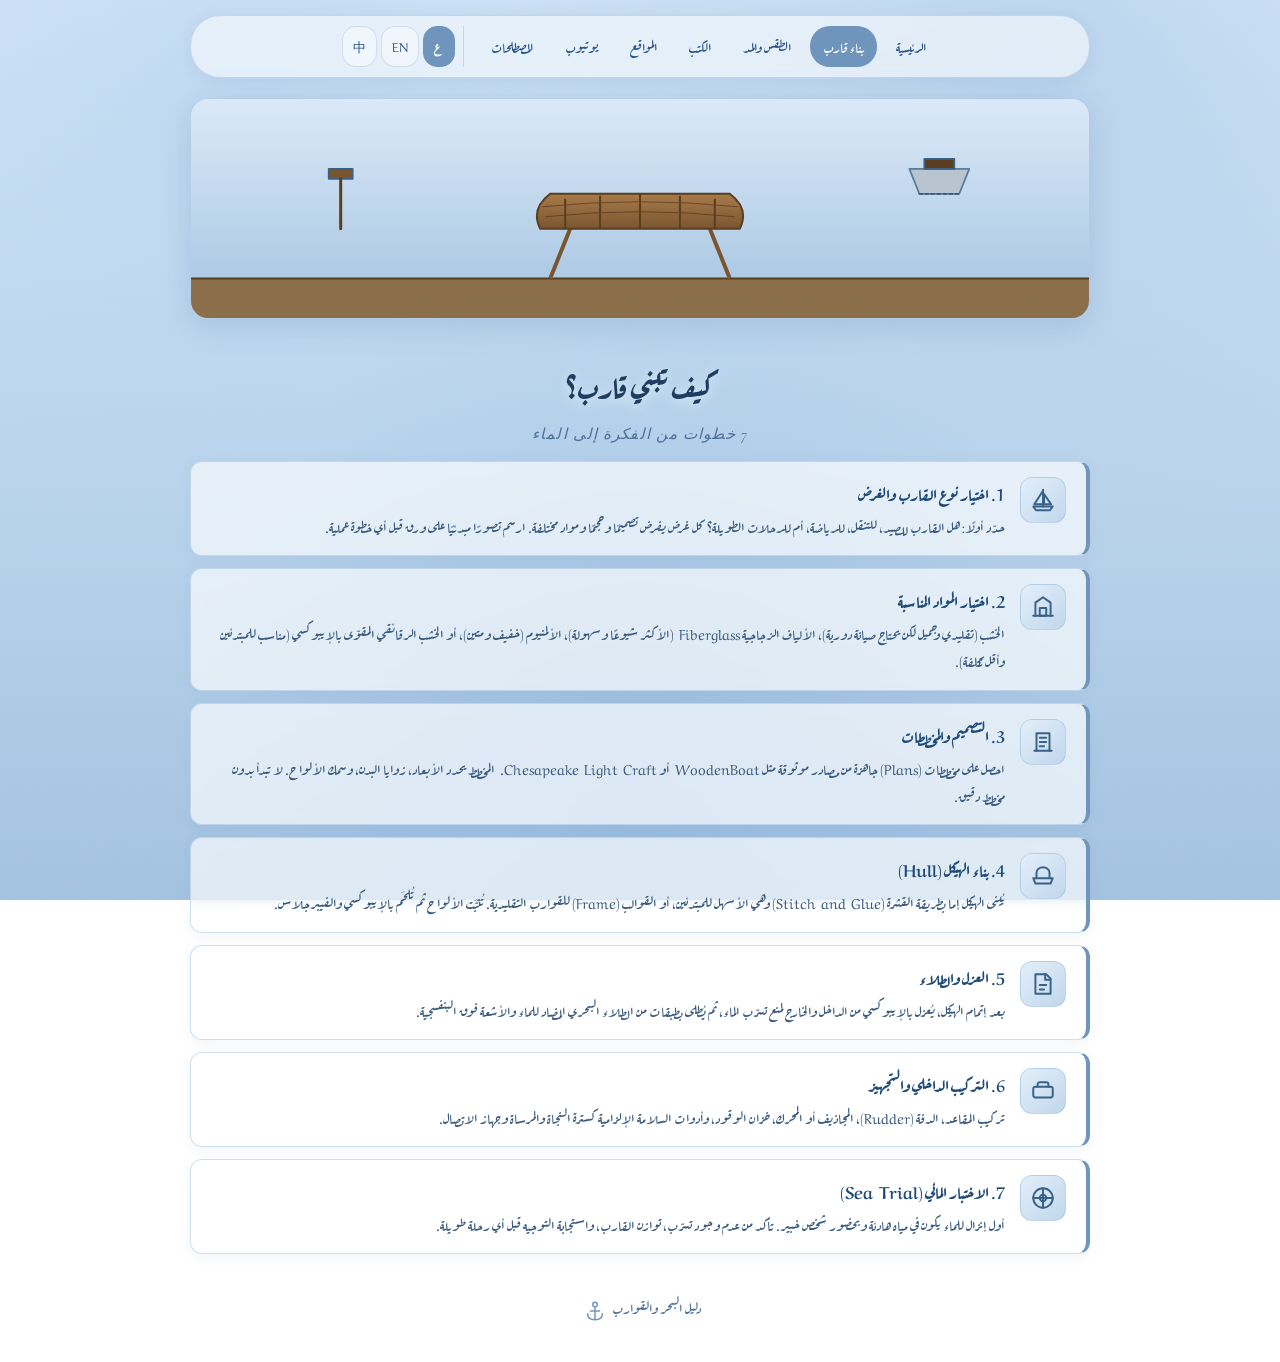
<file: build.html>
<!DOCTYPE html>
<html lang="ar" dir="rtl">
<head>
<meta charset="UTF-8">
<meta name="viewport" content="width=device-width, initial-scale=1.0">
<title>كيف تبني قارب؟</title>
  <title>كيف تبني قارب؟ — دليل البحر</title>
<meta name="description" content="7 خطوات عملية لبناء قارب من الصفر: اختيار النوع، المواد، التصميم، بناء الهيكل، العزل، والتجهيز.">
<link rel="icon" type="image/x-icon" href="favicon.ico">
<link rel="icon" type="image/png" sizes="32x32" href="favicon-32x32.png">
<link rel="icon" type="image/png" sizes="16x16" href="favicon-16x16.png">
<link rel="apple-touch-icon" sizes="180x180" href="apple-touch-icon.png">
<link rel="manifest" href="site.webmanifest">
<link rel="preconnect" href="https://fonts.googleapis.com">
<link rel="preconnect" href="https://fonts.gstatic.com" crossorigin>
<link href="https://fonts.googleapis.com/css2?family=Aref+Ruqaa:wght@400;700&family=Cormorant+Garamond:ital,wght@0,400;0,600;0,700;1,400;1,600&display=swap" rel="stylesheet">
<link rel="stylesheet" href="style.css">
</head>
<body>

<nav>
  <a href="index.html">الرئيسية</a>
  <a href="build.html" class="active">بناء قارب</a>
  <a href="weather.html">الطقس والمد</a>
  <a href="books.html">الكتب</a>
  <a href="websites.html">المواقع</a>
  <a href="youtube.html">يوتيوب</a>
  <a href="glossary.html">المصطلحات</a>
</nav>

<div class="banner">
  <svg viewBox="0 0 900 220" xmlns="http://www.w3.org/2000/svg">
    <defs>
      <linearGradient id="bgBuild" x1="0" y1="0" x2="0" y2="1">
        <stop offset="0%" stop-color="#dbe9f7"/>
        <stop offset="100%" stop-color="#a3c3e0"/>
      </linearGradient>
      <linearGradient id="wood" x1="0" y1="0" x2="0" y2="1">
        <stop offset="0%" stop-color="#a87a4a"/>
        <stop offset="100%" stop-color="#7a5630"/>
      </linearGradient>
    </defs>
    <rect width="900" height="220" fill="url(#bgBuild)"/>
    <rect y="180" width="900" height="40" fill="#8b6f4a"/>
    <line x1="0" y1="180" x2="900" y2="180" stroke="#5a3e1f" stroke-width="2"/>
    <g transform="translate(450, 130)">
      <line x1="-90" y1="50" x2="-70" y2="0" stroke="#7a5630" stroke-width="4"/>
      <line x1="90" y1="50" x2="70" y2="0" stroke="#7a5630" stroke-width="4"/>
      <path d="M-100 0 Q-110 -20 -90 -35 L90 -35 Q110 -20 100 0 Z" fill="url(#wood)" stroke="#5a3e1f" stroke-width="2"/>
      <path d="M-95 -12 Q0 -22 95 -12" stroke="#4a3018" stroke-width="1" fill="none" opacity="0.6"/>
      <path d="M-98 -22 Q0 -32 98 -22" stroke="#4a3018" stroke-width="1" fill="none" opacity="0.6"/>
      <line x1="-75" y1="0" x2="-75" y2="-30" stroke="#5a3e1f" stroke-width="2"/>
      <line x1="-40" y1="0" x2="-40" y2="-33" stroke="#5a3e1f" stroke-width="2"/>
      <line x1="0" y1="0" x2="0" y2="-35" stroke="#5a3e1f" stroke-width="2"/>
      <line x1="40" y1="0" x2="40" y2="-33" stroke="#5a3e1f" stroke-width="2"/>
      <line x1="75" y1="0" x2="75" y2="-30" stroke="#5a3e1f" stroke-width="2"/>
    </g>
    <g stroke="#3a6288" stroke-width="1.8" fill="none" stroke-linecap="round" stroke-linejoin="round">
      <g transform="translate(150, 80)">
        <rect x="-12" y="-10" width="24" height="10" fill="#7a5630"/>
        <line x1="0" y1="0" x2="0" y2="50" stroke="#5a3e1f" stroke-width="3"/>
      </g>
      <g transform="translate(750, 80)">
        <path d="M-30 -10 L30 -10 L20 15 L-20 15 Z" fill="#b8c5d0" stroke="#5c7a99"/>
        <path d="M-20 15 L20 15" stroke="#3a5a7d" stroke-dasharray="3,3"/>
        <rect x="-15" y="-20" width="30" height="10" fill="#5a3e1f"/>
      </g>
    </g>
  </svg>
</div>

<header>
  <h1 data-i18n="b_h1">كيف تبني قارب؟</h1>
  <p class="subtitle" data-i18n="b_subtitle">7 خطوات من الفكرة إلى الماء</p>
</header>

<div class="container">
  <div class="steps">

    <div class="step">
      <div class="step-icon"><svg viewBox="0 0 24 24"><path d="M3 18h18l-2.5 3.5h-13z"/><line x1="12" y1="2.5" x2="12" y2="18"/><path d="M12 3.5L4 16h8z"/><path d="M13 6.5l6.5 9.5H13z"/></svg></div>
      <div class="step-body">
        <div class="step-title" data-i18n="b1_t">1. اختيار نوع القارب والغرض</div>
        <div class="step-text" data-i18n="b1_d">حدّد أولًا: هل القارب للصيد، للتنقل، للرياضة، أم للرحلات الطويلة؟ كل غرض يفرض تصميمًا وحجمًا ومواد مختلفة. ارسم تصورًا مبدئيًا على ورق قبل أي خطوة عملية.</div>
      </div>
    </div>

    <div class="step">
      <div class="step-icon"><svg viewBox="0 0 24 24"><path d="M3 20h18"/><path d="M5 20V8l7-5 7 5v12"/><rect x="9" y="13" width="6" height="7"/></svg></div>
      <div class="step-body">
        <div class="step-title" data-i18n="b2_t">2. اختيار المواد المناسبة</div>
        <div class="step-text" data-i18n="b2_d">الخشب (تقليدي وجميل لكن يحتاج صيانة دورية)، الألياف الزجاجية Fiberglass (الأكثر شيوعًا وسهولة)، الألمنيوم (خفيف ومتين)، أو الخشب الرقائقي المقوّى بالإيبوكسي (مناسب للمبتدئين وأقل تكلفة).</div>
      </div>
    </div>

    <div class="step">
      <div class="step-icon"><svg viewBox="0 0 24 24"><path d="M4 20h16"/><path d="M6 20V4h12v16"/><path d="M9 8h6M9 12h6M9 16h4"/></svg></div>
      <div class="step-body">
        <div class="step-title" data-i18n="b3_t">3. التصميم والمخططات</div>
        <div class="step-text" data-i18n="b3_d">احصل على مخططات (Plans) جاهزة من مصادر موثوقة مثل WoodenBoat أو Chesapeake Light Craft. المخطط يحدد الأبعاد، زوايا البدن، وسمك الألواح. لا تبدأ بدون مخطط دقيق.</div>
      </div>
    </div>

    <div class="step">
      <div class="step-icon"><svg viewBox="0 0 24 24"><path d="M3 14h18l-2 5H5z"/><path d="M6 14V9c0-3 3-5 6-5s6 2 6 5v5"/></svg></div>
      <div class="step-body">
        <div class="step-title" data-i18n="b4_t">4. بناء الهيكل (Hull)</div>
        <div class="step-text" data-i18n="b4_d">يُبنى الهيكل إما بطريقة القشرة (Stitch and Glue) وهي الأسهل للمبتدئين، أو القوالب (Frame) للقوارب التقليدية. تُثبَّت الألواح ثم تُلحَم بالإيبوكسي والفيبرجلاس.</div>
      </div>
    </div>

    <div class="step">
      <div class="step-icon"><svg viewBox="0 0 24 24"><path d="M5 3h10l4 4v14H5z"/><path d="M14 3v5h5"/><path d="M9 13h6M9 17h4"/></svg></div>
      <div class="step-body">
        <div class="step-title" data-i18n="b5_t">5. العزل والطلاء</div>
        <div class="step-text" data-i18n="b5_d">بعد إتمام الهيكل، يُعزل بالإيبوكسي من الداخل والخارج لمنع تسرّب الماء، ثم يُطلى بطبقات من الطلاء البحري المضاد للماء والأشعة فوق البنفسجية.</div>
      </div>
    </div>

    <div class="step">
      <div class="step-icon"><svg viewBox="0 0 24 24"><rect x="3" y="8" width="18" height="10" rx="2"/><path d="M7 8V6a2 2 0 0 1 2-2h6a2 2 0 0 1 2 2v2"/></svg></div>
      <div class="step-body">
        <div class="step-title" data-i18n="b6_t">6. التركيب الداخلي والتجهيز</div>
        <div class="step-text" data-i18n="b6_d">تركيب المقاعد، الدفة (Rudder)، المجاذيف أو المحرك، خزان الوقود، وأدوات السلامة الإلزامية كسترة النجاة والمرساة وجهاز الاتصال.</div>
      </div>
    </div>

    <div class="step">
      <div class="step-icon"><svg viewBox="0 0 24 24"><circle cx="12" cy="12" r="9"/><path d="M12 3v18M3 12h18"/><circle cx="12" cy="12" r="3"/></svg></div>
      <div class="step-body">
        <div class="step-title" data-i18n="b7_t">7. الاختبار المائي (Sea Trial)</div>
        <div class="step-text" data-i18n="b7_d">أول إنزال للماء يكون في مياه هادئة وبحضور شخص خبير. تأكد من عدم وجود تسرّب، توازن القارب، واستجابة التوجيه قبل أي رحلة طويلة.</div>
      </div>
    </div>

  </div>
</div>

<footer>
  دليل البحر والقوارب
  <svg viewBox="0 0 24 24"><circle cx="12" cy="5" r="2.5"/><line x1="12" y1="7.5" x2="12" y2="21"/><line x1="7" y1="12" x2="17" y2="12"/><path d="M4 15c0 4.5 3.5 6.5 8 6.5s8-2 8-6.5"/></svg>
</footer>

<script src="lang.js"></script>
</body>
</html>
</file>
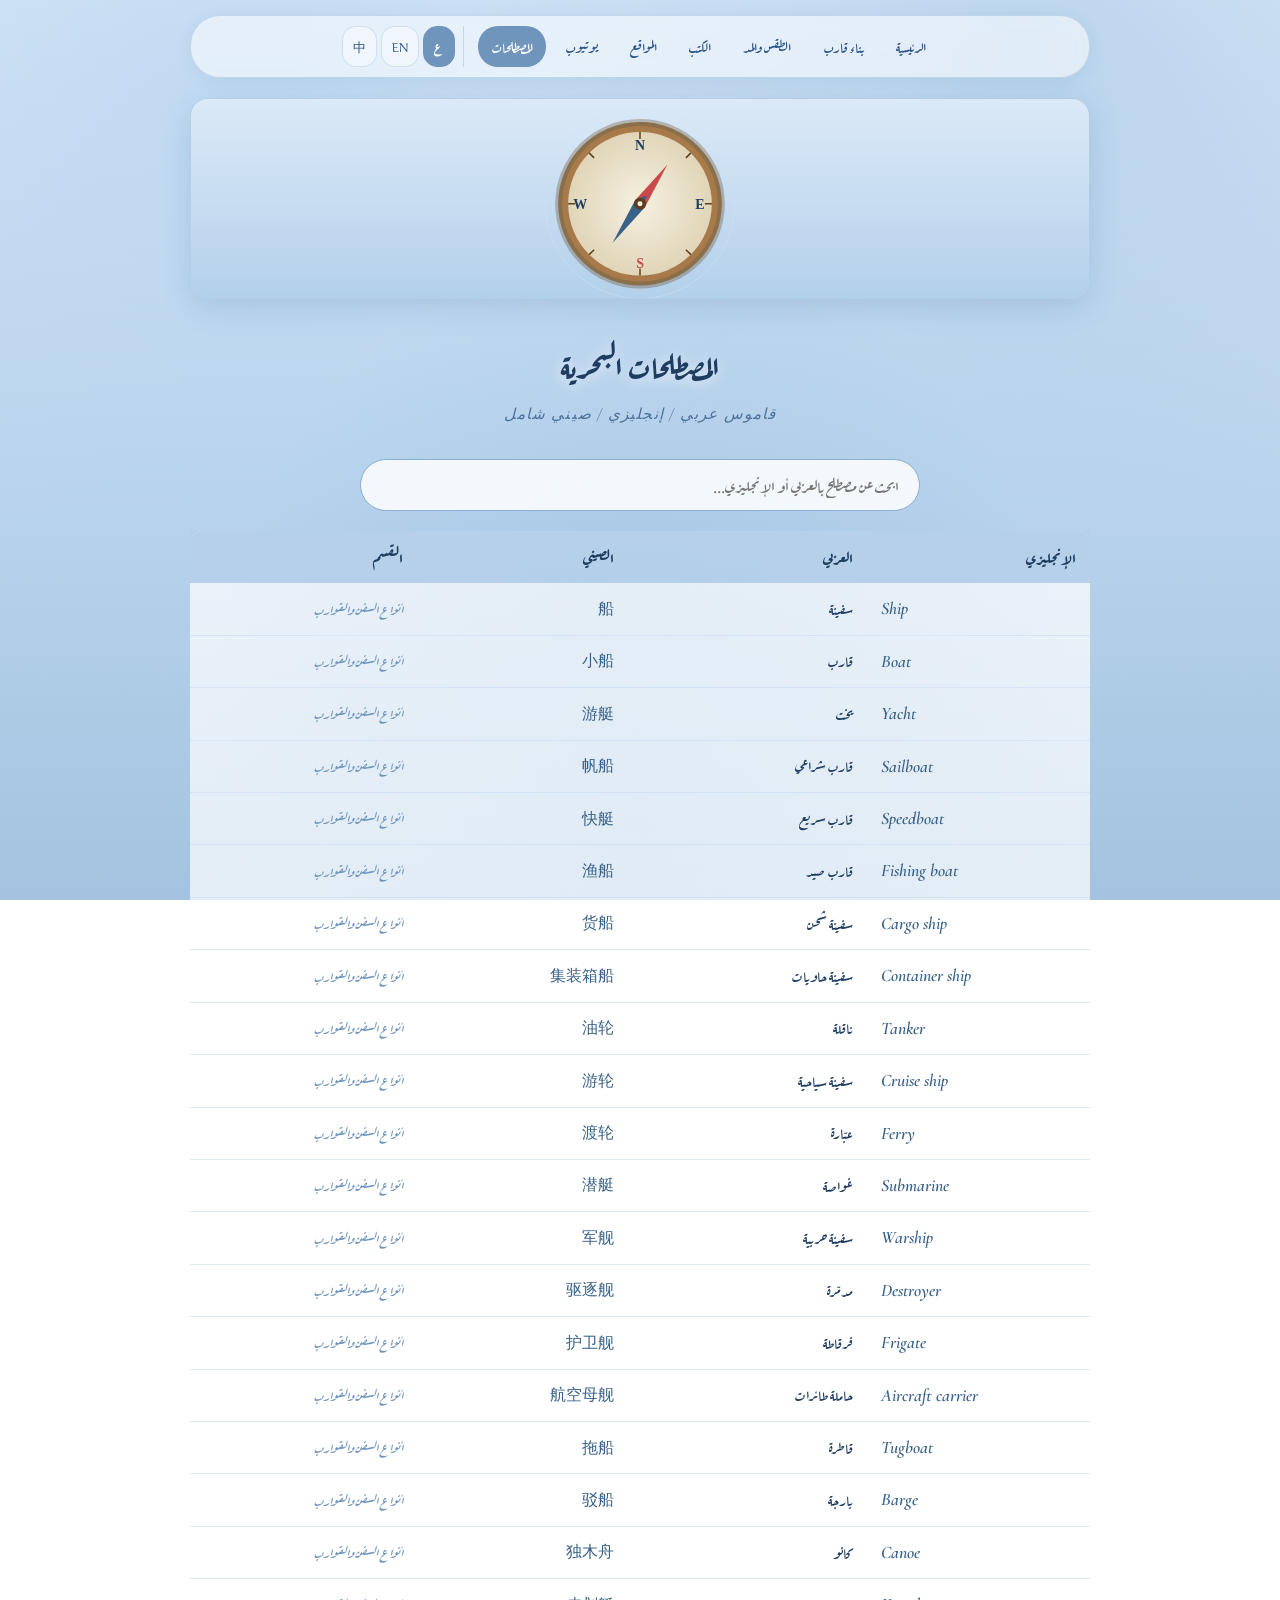
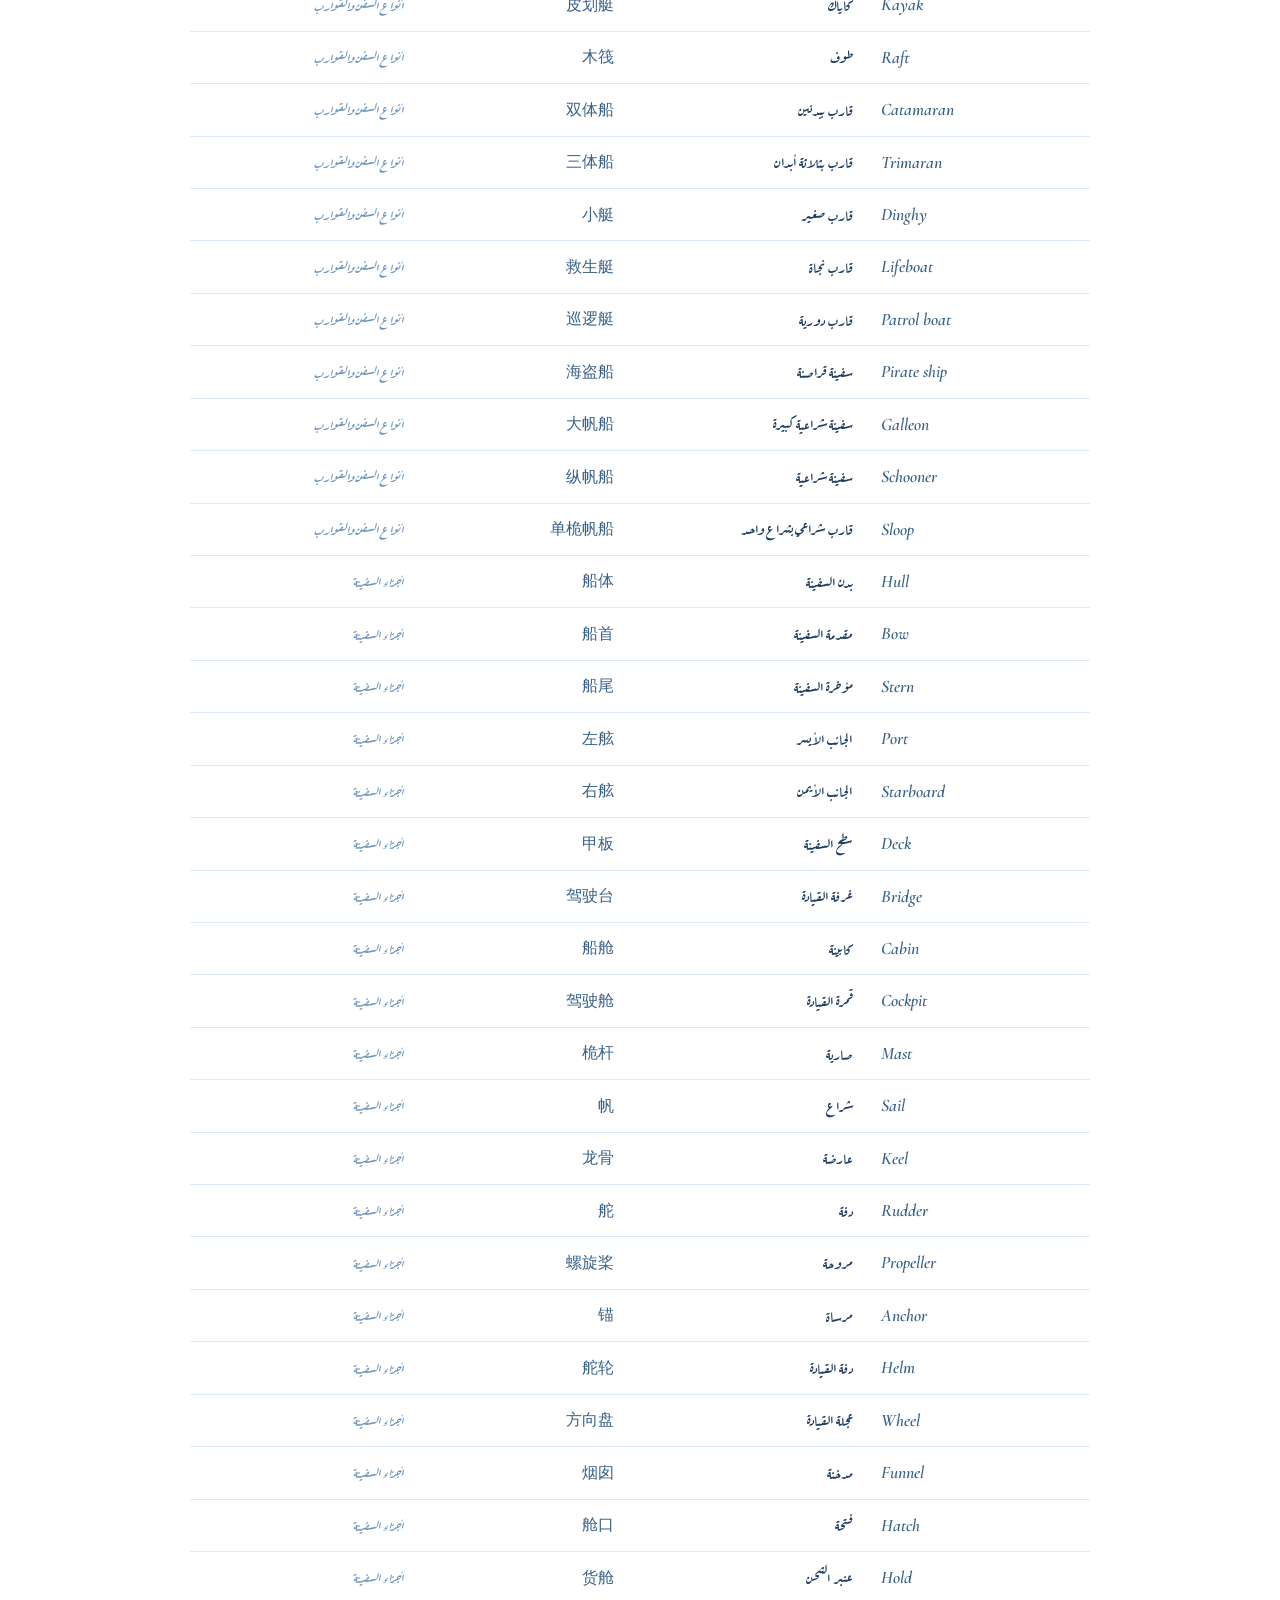
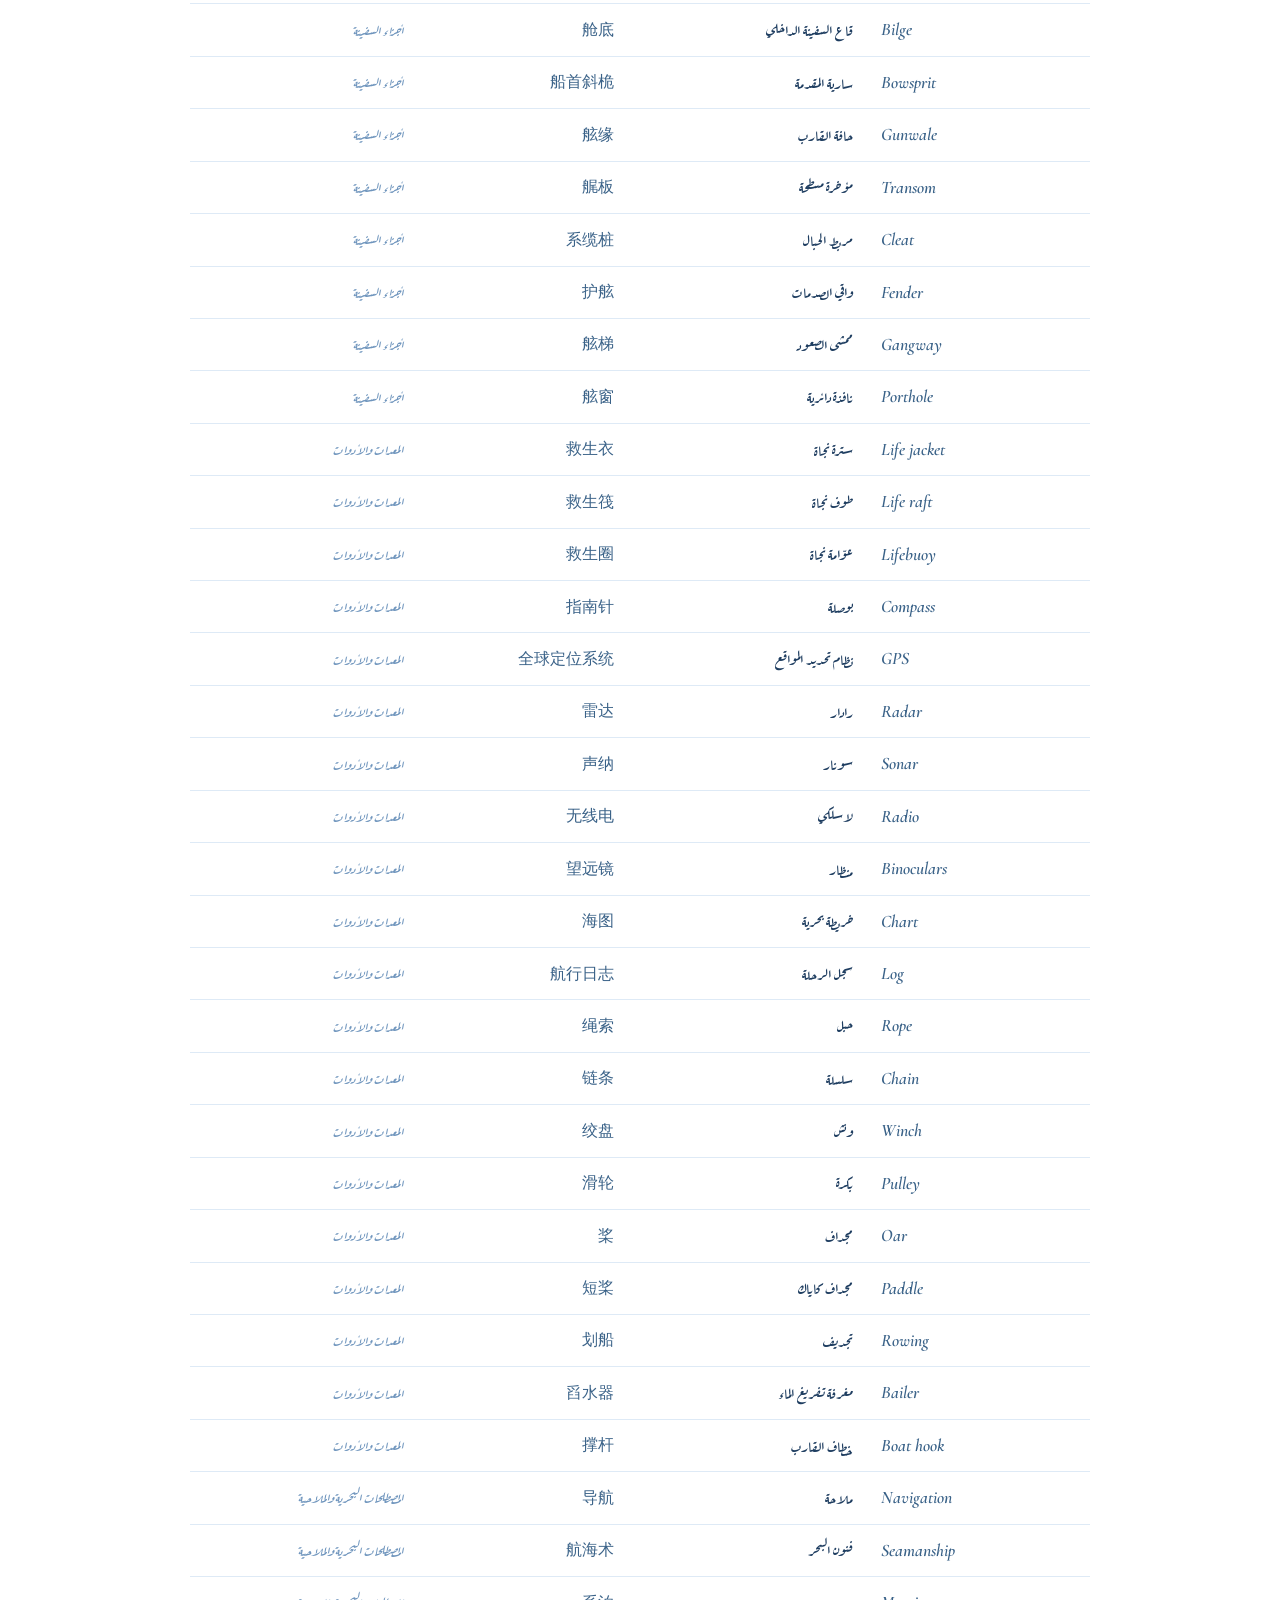
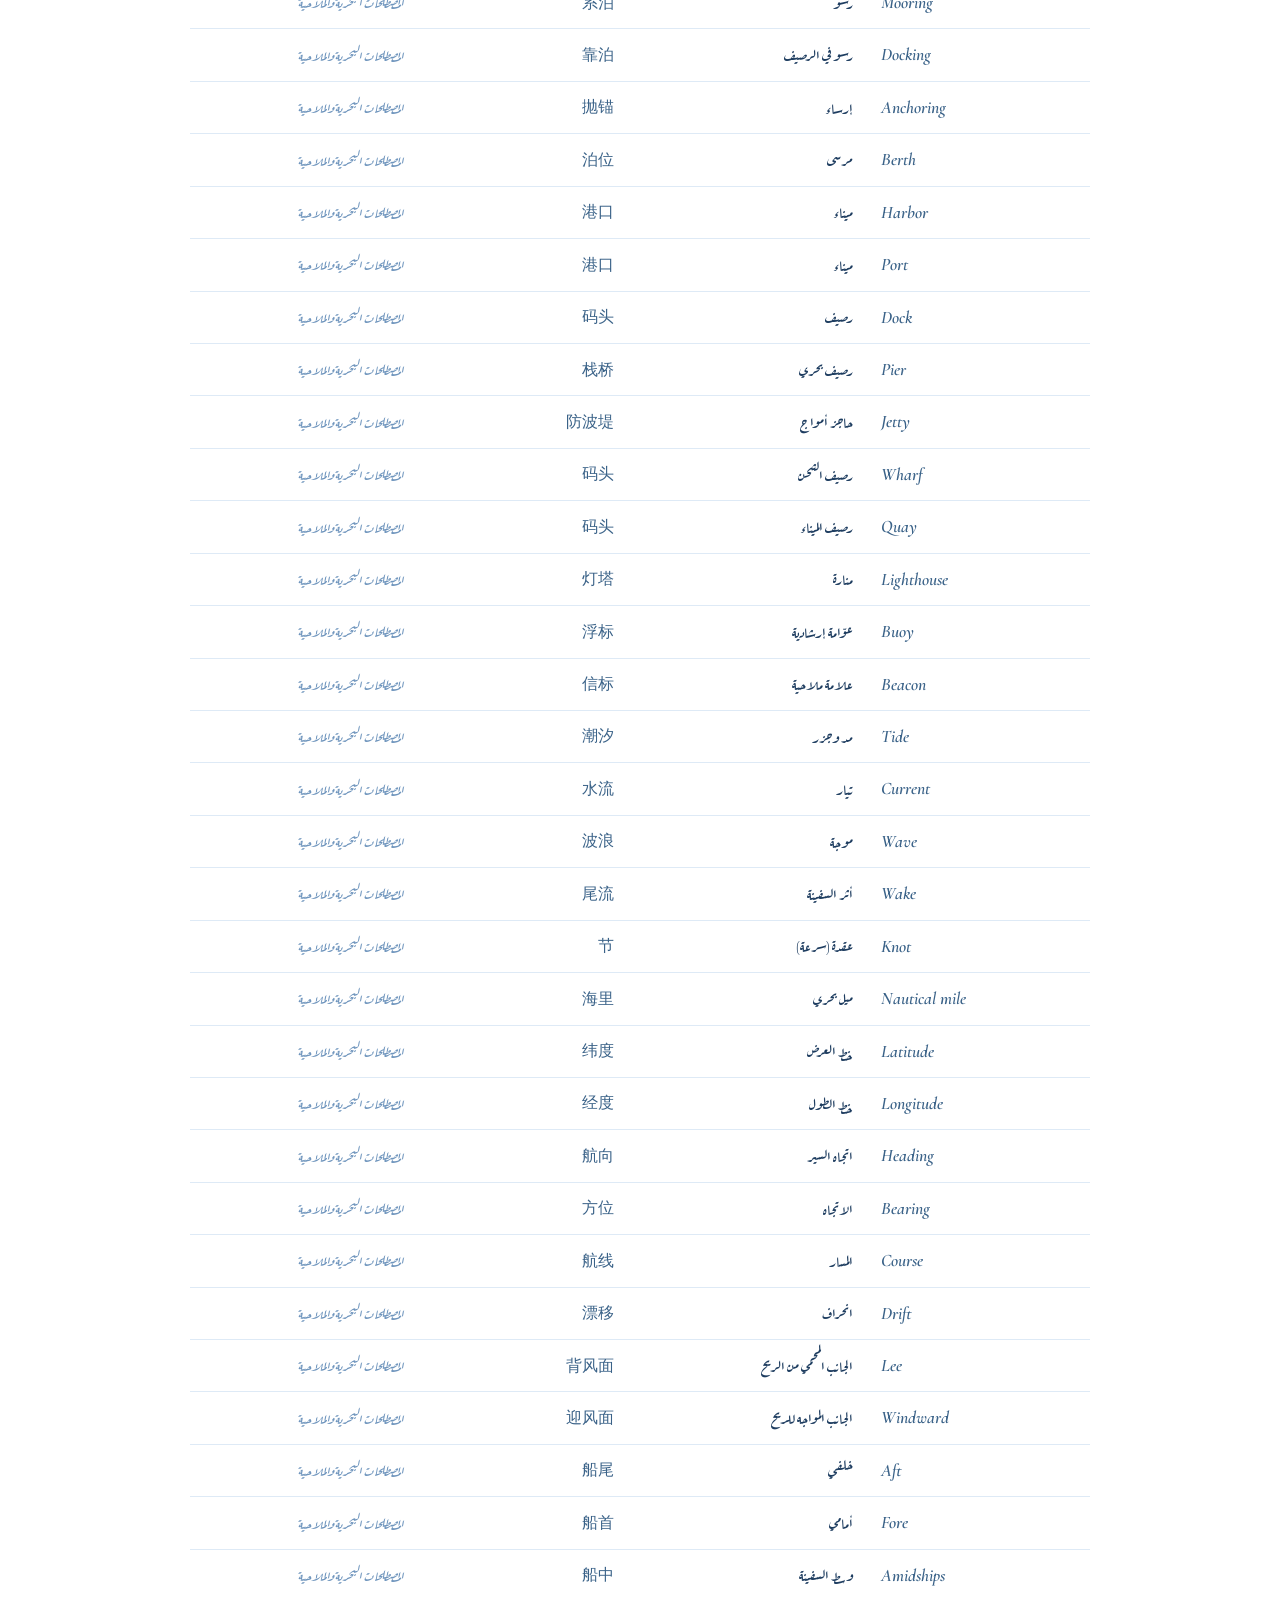
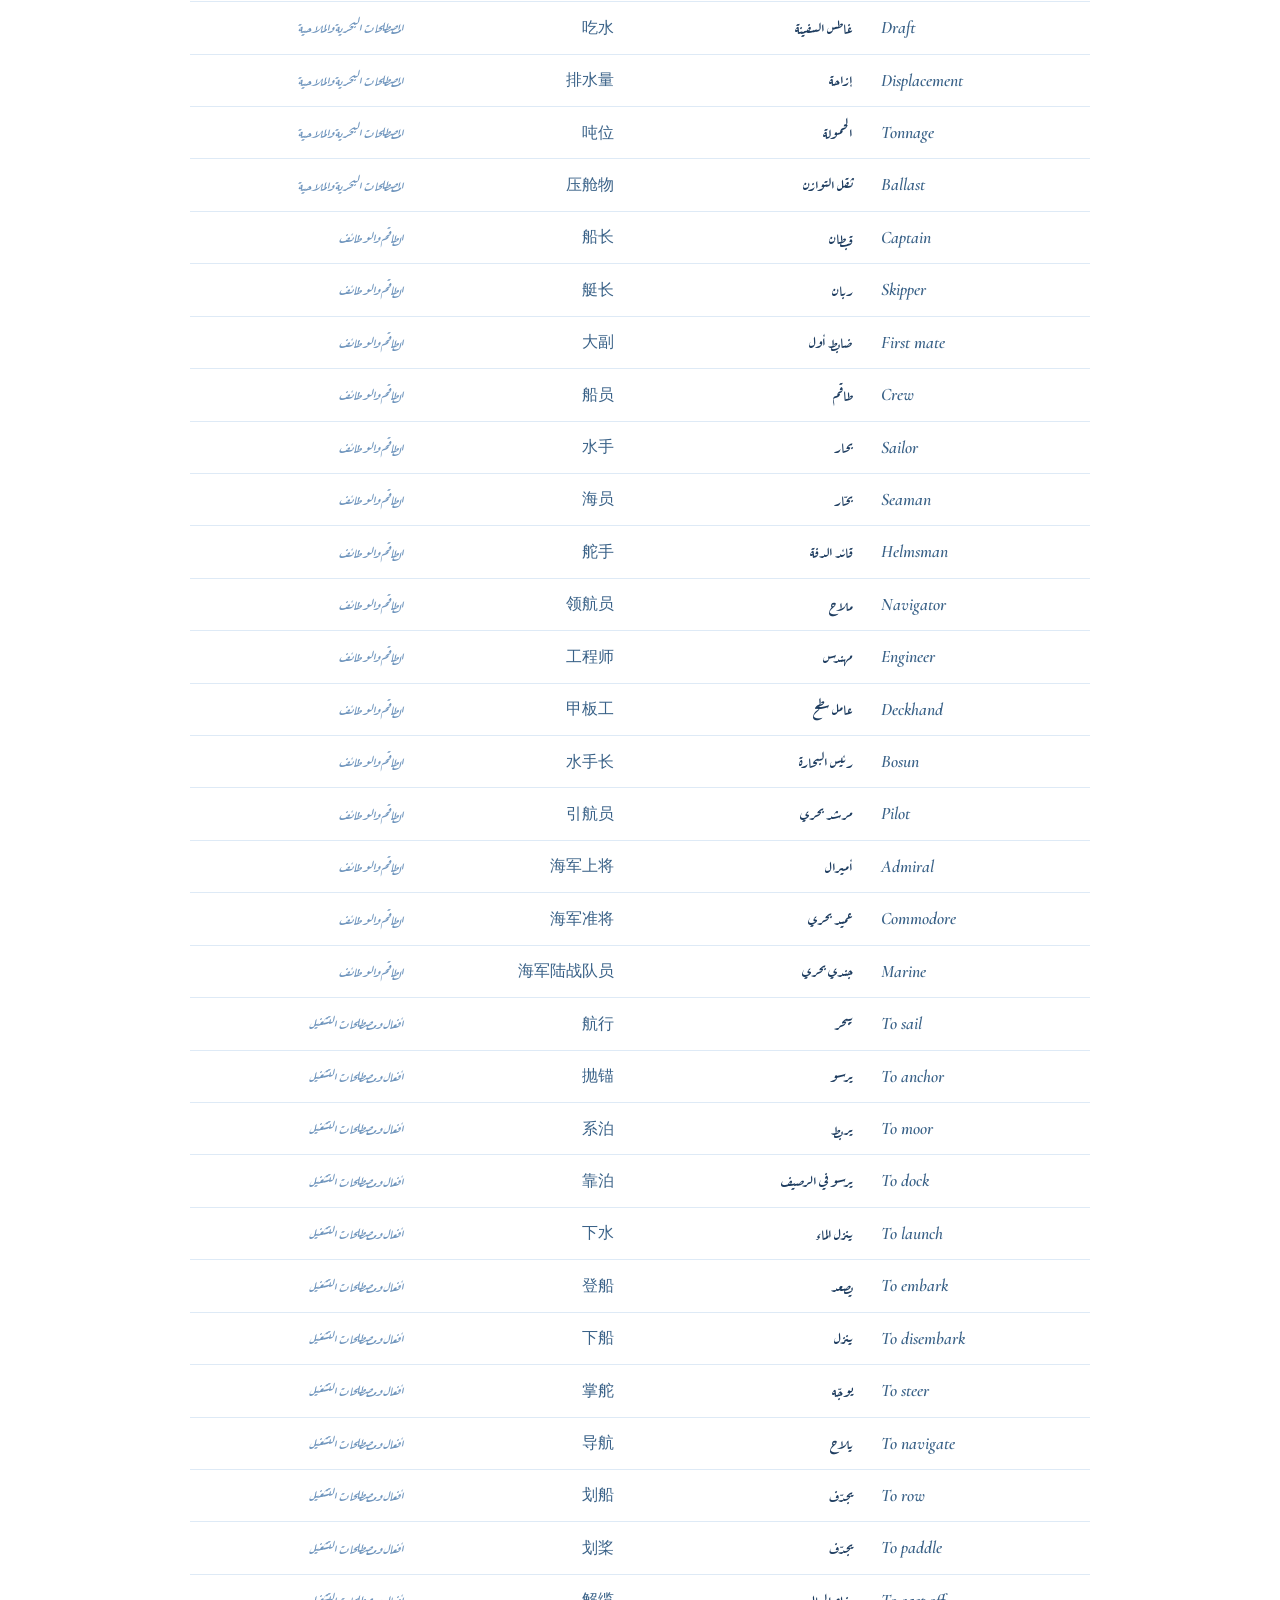
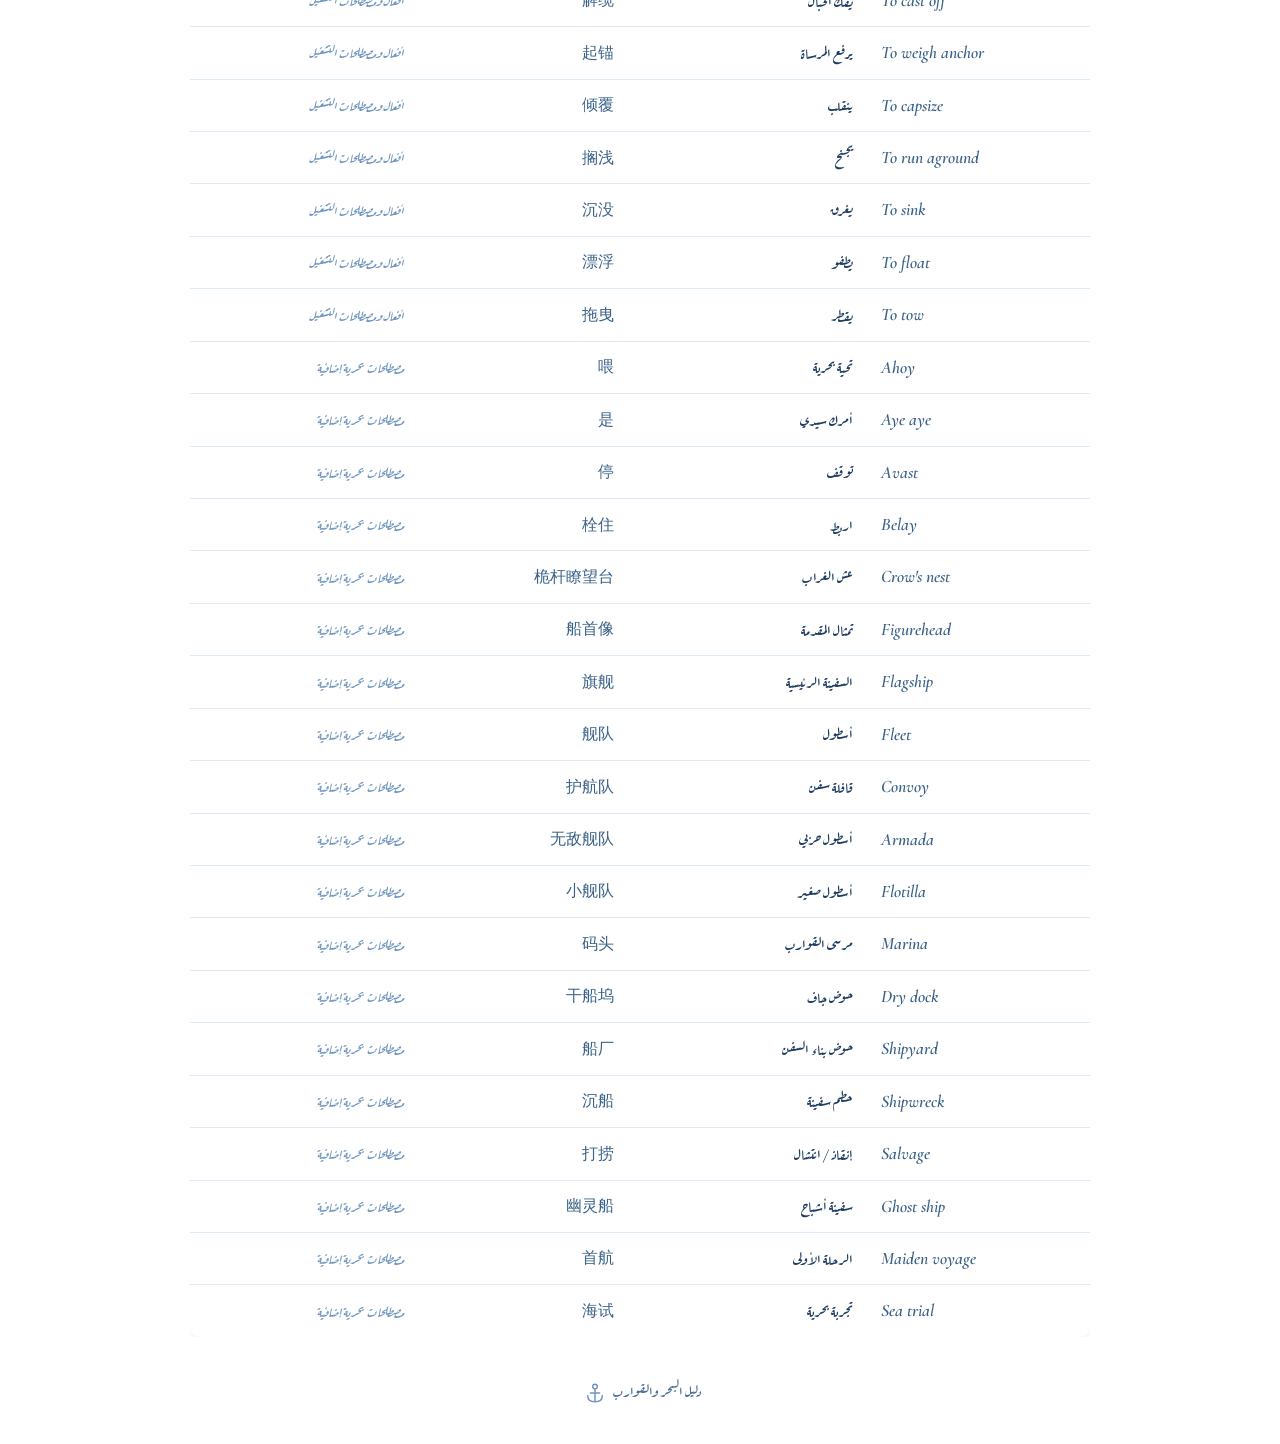
<file: glossary.html>
<!DOCTYPE html>
<html lang="ar" dir="rtl">
<head>
<meta charset="UTF-8">
<meta name="viewport" content="width=device-width, initial-scale=1.0">
<title>المصطلحات البحرية</title>
  <title>المصطلحات البحرية — دليل البحر</title>
<meta name="description" content="قاموس بحري شامل بالعربي والإنجليزي والصيني: أكثر من 180 مصطلح بحري مع بحث فوري.">
<link rel="icon" type="image/x-icon" href="favicon.ico">
<link rel="icon" type="image/png" sizes="32x32" href="favicon-32x32.png">
<link rel="icon" type="image/png" sizes="16x16" href="favicon-16x16.png">
<link rel="apple-touch-icon" sizes="180x180" href="apple-touch-icon.png">
<link rel="manifest" href="site.webmanifest">
  
<link rel="preconnect" href="https://fonts.googleapis.com">
<link rel="preconnect" href="https://fonts.gstatic.com" crossorigin>
<link href="https://fonts.googleapis.com/css2?family=Aref+Ruqaa:wght@400;700&family=Cormorant+Garamond:ital,wght@0,400;0,600;0,700;1,400;1,600&display=swap" rel="stylesheet">
<link rel="stylesheet" href="style.css">
</head>
<body>

<nav>
  <a href="index.html">الرئيسية</a>
  <a href="build.html">بناء قارب</a>
  <a href="weather.html">الطقس والمد</a>
  <a href="books.html">الكتب</a>
  <a href="websites.html">المواقع</a>
  <a href="youtube.html">يوتيوب</a>
  <a href="glossary.html" class="active">المصطلحات</a>
</nav>

<div class="banner">
  <svg viewBox="0 0 900 200" xmlns="http://www.w3.org/2000/svg">
    <defs>
      <linearGradient id="bgGlossary" x1="0" y1="0" x2="0" y2="1">
        <stop offset="0%" stop-color="#dbe9f7"/>
        <stop offset="100%" stop-color="#b3d0ea"/>
      </linearGradient>
      <radialGradient id="compassFace" cx="50%" cy="50%">
        <stop offset="0%" stop-color="#f5f0e0"/>
        <stop offset="100%" stop-color="#e0d5b8"/>
      </radialGradient>
    </defs>
    <rect width="900" height="200" fill="url(#bgGlossary)"/>
    <g transform="translate(450, 105)">
      <circle r="85" fill="#5a3e1f" opacity="0.3"/>
      <circle r="82" fill="#8b6f4a"/>
      <circle r="78" fill="#a87a4a"/>
      <circle r="72" fill="url(#compassFace)"/>
      <g stroke="#5a3e1f" stroke-width="1.5">
        <line x1="0" y1="-72" x2="0" y2="-65"/>
        <line x1="0" y1="72" x2="0" y2="65"/>
        <line x1="-72" y1="0" x2="-65" y2="0"/>
        <line x1="72" y1="0" x2="65" y2="0"/>
        <line x1="-51" y1="-51" x2="-46" y2="-46"/>
        <line x1="51" y1="-51" x2="46" y2="-46"/>
        <line x1="-51" y1="51" x2="-46" y2="46"/>
        <line x1="51" y1="51" x2="46" y2="46"/>
      </g>
      <text x="0" y="-54" text-anchor="middle" font-family="serif" font-size="14" font-weight="bold" fill="#1e3d60">N</text>
      <text x="0" y="64" text-anchor="middle" font-family="serif" font-size="14" font-weight="bold" fill="#c94a4a">S</text>
      <text x="-60" y="5" text-anchor="middle" font-family="serif" font-size="14" font-weight="bold" fill="#1e3d60">W</text>
      <text x="60" y="5" text-anchor="middle" font-family="serif" font-size="14" font-weight="bold" fill="#1e3d60">E</text>
      <g transform="rotate(35)">
        <polygon points="0,-48 6,0 0,10 -6,0" fill="#c94a4a"/>
        <polygon points="0,48 6,0 0,-10 -6,0" fill="#3a6288"/>
      </g>
      <circle r="6" fill="#5a3e1f"/>
      <circle r="2.5" fill="#f5f0e0"/>
    </g>
    <circle cx="450" cy="105" r="95" fill="none" stroke="#cfe2f5" stroke-width="0.8" opacity="0.6"/>
  </svg>
</div>

<header>
  <h1 data-i18n="gl_h1">المصطلحات البحرية</h1>
  <p class="subtitle" data-i18n="gl_subtitle">قاموس عربي / إنجليزي / صيني شامل</p>
</header>

<div class="container">
  <div class="search-box">
    <input type="text" id="search" placeholder="ابحث عن مصطلح بالعربي أو الإنجليزي...">
  </div>
  <div id="content"></div>
</div>

<footer>
  دليل البحر والقوارب
  <svg viewBox="0 0 24 24"><circle cx="12" cy="5" r="2.5"/><line x1="12" y1="7.5" x2="12" y2="21"/><line x1="7" y1="12" x2="17" y2="12"/><path d="M4 15c0 4.5 3.5 6.5 8 6.5s8-2 8-6.5"/></svg>
</footer>

<script>
window.sections = [
  { title: "أنواع السفن والقوارب", items: [
    ["Ship","سفينة","船"],["Boat","قارب","小船"],["Yacht","يخت","游艇"],
    ["Sailboat","قارب شراعي","帆船"],["Speedboat","قارب سريع","快艇"],
    ["Fishing boat","قارب صيد","渔船"],["Cargo ship","سفينة شحن","货船"],
    ["Container ship","سفينة حاويات","集装箱船"],["Tanker","ناقلة","油轮"],
    ["Cruise ship","سفينة سياحية","游轮"],["Ferry","عبّارة","渡轮"],
    ["Submarine","غواصة","潜艇"],["Warship","سفينة حربية","军舰"],
    ["Destroyer","مدمّرة","驱逐舰"],["Frigate","فرقاطة","护卫舰"],
    ["Aircraft carrier","حاملة طائرات","航空母舰"],["Tugboat","قاطرة","拖船"],
    ["Barge","بارجة","驳船"],["Canoe","كانو","独木舟"],["Kayak","كاياك","皮划艇"],
    ["Raft","طوف","木筏"],["Catamaran","قارب ببدنين","双体船"],
    ["Trimaran","قارب بثلاثة أبدان","三体船"],["Dinghy","قارب صغير","小艇"],
    ["Lifeboat","قارب نجاة","救生艇"],["Patrol boat","قارب دورية","巡逻艇"],
    ["Pirate ship","سفينة قراصنة","海盗船"],["Galleon","سفينة شراعية كبيرة","大帆船"],
    ["Schooner","سفينة شراعية","纵帆船"],["Sloop","قارب شراعي بشراع واحد","单桅帆船"]
  ]},
  { title: "أجزاء السفينة", items: [
    ["Hull","بدن السفينة","船体"],["Bow","مقدمة السفينة","船首"],
    ["Stern","مؤخرة السفينة","船尾"],["Port","الجانب الأيسر","左舷"],
    ["Starboard","الجانب الأيمن","右舷"],["Deck","سطح السفينة","甲板"],
    ["Bridge","غرفة القيادة","驾驶台"],["Cabin","كابينة","船舱"],
    ["Cockpit","قمرة القيادة","驾驶舱"],["Mast","صارية","桅杆"],["Sail","شراع","帆"],
    ["Keel","عارضة","龙骨"],["Rudder","دفة","舵"],["Propeller","مروحة","螺旋桨"],
    ["Anchor","مرساة","锚"],["Helm","دفة القيادة","舵轮"],["Wheel","عجلة القيادة","方向盘"],
    ["Funnel","مدخنة","烟囱"],["Hatch","فتحة","舱口"],["Hold","عنبر الشحن","货舱"],
    ["Bilge","قاع السفينة الداخلي","舱底"],["Bowsprit","سارية المقدمة","船首斜桅"],
    ["Gunwale","حافة القارب","舷缘"],["Transom","مؤخرة مسطحة","艉板"],
    ["Cleat","مربط الحبال","系缆桩"],["Fender","واقي الصدمات","护舷"],
    ["Gangway","ممشى الصعود","舷梯"],["Porthole","نافذة دائرية","舷窗"]
  ]},
  { title: "المعدات والأدوات", items: [
    ["Life jacket","سترة نجاة","救生衣"],["Life raft","طوف نجاة","救生筏"],
    ["Lifebuoy","عوّامة نجاة","救生圈"],["Compass","بوصلة","指南针"],
    ["GPS","نظام تحديد المواقع","全球定位系统"],["Radar","رادار","雷达"],
    ["Sonar","سونار","声纳"],["Radio","لاسلكي","无线电"],["Binoculars","منظار","望远镜"],
    ["Chart","خريطة بحرية","海图"],["Log","سجل الرحلة","航行日志"],["Rope","حبل","绳索"],
    ["Chain","سلسلة","链条"],["Winch","ونش","绞盘"],["Pulley","بكرة","滑轮"],
    ["Oar","مجداف","桨"],["Paddle","مجداف كاياك","短桨"],["Rowing","تجديف","划船"],
    ["Bailer","مغرفة تفريغ الماء","舀水器"],["Boat hook","خطاف القارب","撑杆"]
  ]},
  { title: "المصطلحات البحرية والملاحية", items: [
    ["Navigation","ملاحة","导航"],["Seamanship","فنون البحر","航海术"],
    ["Mooring","رسو","系泊"],["Docking","رسو في الرصيف","靠泊"],
    ["Anchoring","إرساء","抛锚"],["Berth","مرسى","泊位"],["Harbor","ميناء","港口"],
    ["Port","ميناء","港口"],["Dock","رصيف","码头"],["Pier","رصيف بحري","栈桥"],
    ["Jetty","حاجز أمواج","防波堤"],["Wharf","رصيف الشحن","码头"],["Quay","رصيف الميناء","码头"],
    ["Lighthouse","منارة","灯塔"],["Buoy","عوّامة إرشادية","浮标"],["Beacon","علامة ملاحية","信标"],
    ["Tide","مد وجزر","潮汐"],["Current","تيار","水流"],["Wave","موجة","波浪"],
    ["Wake","أثر السفينة","尾流"],["Knot","عقدة (سرعة)","节"],["Nautical mile","ميل بحري","海里"],
    ["Latitude","خط العرض","纬度"],["Longitude","خط الطول","经度"],["Heading","اتجاه السير","航向"],
    ["Bearing","الاتجاه","方位"],["Course","المسار","航线"],["Drift","انحراف","漂移"],
    ["Lee","الجانب المحمي من الريح","背风面"],["Windward","الجانب المواجه للريح","迎风面"],
    ["Aft","خلفي","船尾"],["Fore","أمامي","船首"],["Amidships","وسط السفينة","船中"],
    ["Draft","غاطس السفينة","吃水"],["Displacement","إزاحة","排水量"],["Tonnage","الحمولة","吨位"],
    ["Ballast","ثقل التوازن","压舱物"]
  ]},
  { title: "الطاقم والوظائف", items: [
    ["Captain","قبطان","船长"],["Skipper","ربان","艇长"],["First mate","ضابط أول","大副"],
    ["Crew","طاقم","船员"],["Sailor","بحار","水手"],["Seaman","بحّار","海员"],
    ["Helmsman","قائد الدفة","舵手"],["Navigator","ملاح","领航员"],["Engineer","مهندس","工程师"],
    ["Deckhand","عامل سطح","甲板工"],["Bosun","رئيس البحارة","水手长"],["Pilot","مرشد بحري","引航员"],
    ["Admiral","أميرال","海军上将"],["Commodore","عميد بحري","海军准将"],["Marine","جندي بحري","海军陆战队员"]
  ]},
  { title: "أفعال ومصطلحات التشغيل", items: [
    ["To sail","يبحر","航行"],["To anchor","يرسو","抛锚"],["To moor","يربط","系泊"],
    ["To dock","يرسو في الرصيف","靠泊"],["To launch","ينزل الماء","下水"],
    ["To embark","يصعد","登船"],["To disembark","ينزل","下船"],["To steer","يوجّه","掌舵"],
    ["To navigate","يلاح","导航"],["To row","يجدّف","划船"],["To paddle","يجدّف","划桨"],
    ["To cast off","يفك الحبال","解缆"],["To weigh anchor","يرفع المرساة","起锚"],
    ["To capsize","ينقلب","倾覆"],["To run aground","يجنح","搁浅"],["To sink","يغرق","沉没"],
    ["To float","يطفو","漂浮"],["To tow","يقطر","拖曳"]
  ]},
  { title: "مصطلحات بحرية إضافية", items: [
    ["Ahoy","تحية بحرية","喂"],["Aye aye","أمرك سيدي","是"],["Avast","توقف","停"],
    ["Belay","اربط","栓住"],["Crow's nest","عش الغراب","桅杆瞭望台"],["Figurehead","تمثال المقدمة","船首像"],
    ["Flagship","السفينة الرئيسية","旗舰"],["Fleet","أسطول","舰队"],["Convoy","قافلة سفن","护航队"],
    ["Armada","أسطول حربي","无敌舰队"],["Flotilla","أسطول صغير","小舰队"],["Marina","مرسى القوارب","码头"],
    ["Dry dock","حوض جاف","干船坞"],["Shipyard","حوض بناء السفن","船厂"],["Shipwreck","حطم سفينة","沉船"],
    ["Salvage","إنقاذ / انتشال","打捞"],["Ghost ship","سفينة أشباح","幽灵船"],
    ["Maiden voyage","الرحلة الأولى","首航"],["Sea trial","تجربة بحرية","海试"]
  ]}
];
</script>

<script src="lang.js"></script>

<script>
/* عرض احتياطي: يعرض الجدول حتى لو لم يعمل lang.js */
setTimeout(function() {
  var container = document.getElementById('content');
  if (!container) return;
  if (container.innerHTML.trim() !== '') return;
  if (typeof window.sections === 'undefined') return;

  var rows = '';
  window.sections.forEach(function(sec) {
    sec.items.forEach(function(it) {
      rows += '<tr>' +
        '<td class="en">' + it[0] + '</td>' +
        '<td class="ar">' + it[1] + '</td>' +
        '<td class="zh" style="font-family:system-ui,sans-serif;">' + it[2] + '</td>' +
        '<td class="cat" style="color:#6f95bd;font-size:0.82rem;font-style:italic;">' + sec.title + '</td>' +
      '</tr>';
    });
  });

  var html = '<div class="table-wrap"><table>' +
    '<thead><tr>' +
      '<th>الإنجليزي</th><th>العربي</th><th>الصيني</th><th>القسم</th>' +
    '</tr></thead>' +
    '<tbody>' + rows + '</tbody>' +
  '</table></div>';

  container.innerHTML = html;
}, 500);
</script>

</body>
</html>
</file>
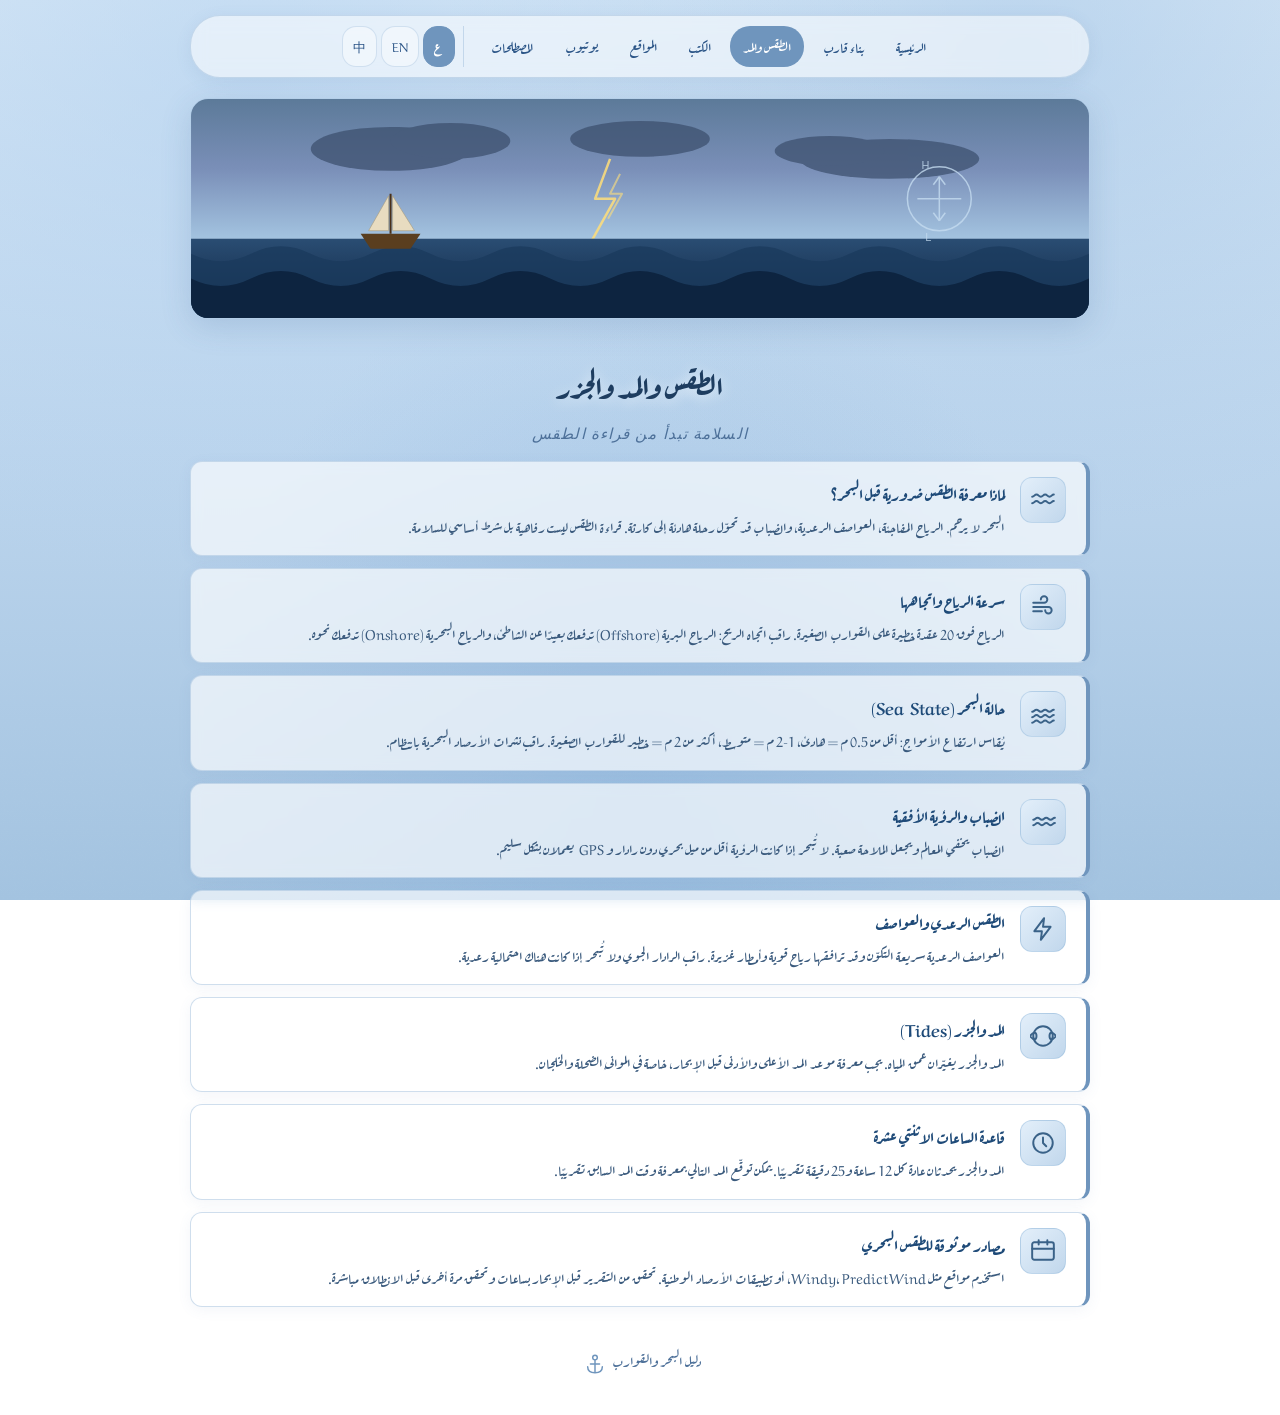
<file: weather.html>
<!DOCTYPE html>
<html lang="ar" dir="rtl">
<head>
<meta charset="UTF-8">
<meta name="viewport" content="width=device-width, initial-scale=1.0">
<title>الطقس والمد والجزر</title>
  <title>الطقس والمد والجزر — دليل البحر</title>
<meta name="description" content="كل ما تحتاجه لقراءة الطقس قبل الإبحار: سرعة الرياح، حالة البحر، المد والجزر، ومصادر موثوقة.">
<link rel="icon" type="image/x-icon" href="favicon.ico">
<link rel="icon" type="image/png" sizes="32x32" href="favicon-32x32.png">
<link rel="icon" type="image/png" sizes="16x16" href="favicon-16x16.png">
<link rel="apple-touch-icon" sizes="180x180" href="apple-touch-icon.png">
<link rel="manifest" href="site.webmanifest">
  
<link rel="preconnect" href="https://fonts.googleapis.com">
<link rel="preconnect" href="https://fonts.gstatic.com" crossorigin>
<link href="https://fonts.googleapis.com/css2?family=Aref+Ruqaa:wght@400;700&family=Cormorant+Garamond:ital,wght@0,400;0,600;0,700;1,400;1,600&display=swap" rel="stylesheet">
<link rel="stylesheet" href="style.css">
</head>
<body>

<nav>
  <a href="index.html">الرئيسية</a>
  <a href="build.html">بناء قارب</a>
  <a href="weather.html" class="active">الطقس والمد</a>
  <a href="books.html">الكتب</a>
  <a href="websites.html">المواقع</a>
  <a href="youtube.html">يوتيوب</a>
  <a href="glossary.html">المصطلحات</a>
</nav>

<div class="banner">
  <svg viewBox="0 0 900 220" xmlns="http://www.w3.org/2000/svg">
    <defs>
      <linearGradient id="stormySky" x1="0" y1="0" x2="0" y2="1">
        <stop offset="0%" stop-color="#5c7a99"/>
        <stop offset="50%" stop-color="#7a8fb8"/>
        <stop offset="100%" stop-color="#a3c3e0"/>
      </linearGradient>
      <linearGradient id="stormySea" x1="0" y1="0" x2="0" y2="1">
        <stop offset="0%" stop-color="#2a4d73"/>
        <stop offset="100%" stop-color="#0d2440"/>
      </linearGradient>
    </defs>
    <rect width="900" height="140" fill="url(#stormySky)"/>
    <g fill="#3a4d6b" opacity="0.7">
      <ellipse cx="200" cy="50" rx="80" ry="22"/>
      <ellipse cx="260" cy="42" rx="60" ry="18"/>
      <ellipse cx="700" cy="60" rx="90" ry="20"/>
      <ellipse cx="640" cy="52" rx="55" ry="15"/>
      <ellipse cx="450" cy="40" rx="70" ry="18"/>
    </g>
    <path d="M420 60 L405 100 L425 100 L400 145" stroke="#ffdf7a" stroke-width="2.5" fill="none" stroke-linejoin="round" opacity="0.85"/>
    <path d="M430 75 L420 95 L432 95 L418 120" stroke="#ffdf7a" stroke-width="2" fill="none" stroke-linejoin="round" opacity="0.6"/>
    <rect y="140" width="900" height="80" fill="url(#stormySea)"/>
    <g class="wave-2">
      <path d="M-60 155 Q-30 140 0 155 T60 155 T120 155 T180 155 T240 155 T300 155 T360 155 T420 155 T480 155 T540 155 T600 155 T660 155 T720 155 T780 155 T840 155 T900 155 T960 155 L960 220 L-60 220 Z" fill="#1a3a5c" opacity="0.75"/>
    </g>
    <g class="wave-1">
      <path d="M-60 180 Q-30 165 0 180 T60 180 T120 180 T180 180 T240 180 T300 180 T360 180 T420 180 T480 180 T540 180 T600 180 T660 180 T720 180 T780 180 T840 180 T900 180 T960 180 L960 220 L-60 220 Z" fill="#0d2440"/>
    </g>
    <g class="boat-float" transform="translate(200, 135)">
      <path d="M-30 0 L30 0 L20 15 L-20 15 Z" fill="#5a3e1f"/>
      <line x1="0" y1="0" x2="0" y2="-40" stroke="#4a3018" stroke-width="2"/>
      <path d="M2 -38 L2 -3 L24 -3 Z" fill="#e8dcc0" stroke="#a89a7a" stroke-width="0.6"/>
      <path d="M-2 -38 L-2 -3 L-22 -3 Z" fill="#e8dcc0" stroke="#a89a7a" stroke-width="0.6"/>
    </g>
    <g transform="translate(750, 100)" opacity="0.8">
      <circle cx="0" cy="0" r="32" fill="none" stroke="#c5dcf0" stroke-width="1.5"/>
      <path d="M0 -22 L0 22" stroke="#c5dcf0" stroke-width="1.5"/>
      <path d="M-22 0 L22 0" stroke="#c5dcf0" stroke-width="1.5"/>
      <path d="M0 -22 L-6 -14 M0 -22 L6 -14" stroke="#c5dcf0" stroke-width="1.5" fill="none"/>
      <path d="M0 22 L-6 14 M0 22 L6 14" stroke="#c5dcf0" stroke-width="1.5" fill="none"/>
      <text x="-10" y="-30" font-size="11" fill="#c5dcf0" font-family="sans-serif">H</text>
      <text x="-8" y="42" font-size="11" fill="#c5dcf0" font-family="sans-serif">L</text>
    </g>
  </svg>
</div>

<header>
  <h1 data-i18n="w_h1">الطقس والمد والجزر</h1>
  <p class="subtitle" data-i18n="w_subtitle">السلامة تبدأ من قراءة الطقس</p>
</header>

<div class="container">
  <div class="steps">
    <div class="step">
      <div class="step-icon"><svg viewBox="0 0 24 24"><path d="M2 9c2 0 2-2 4-2s2 2 4 2 2-2 4-2 2 2 4 2 2-2 4-2"/><path d="M2 15c2 0 2-2 4-2s2 2 4 2 2-2 4-2 2 2 4 2 2-2 4-2"/></svg></div>
      <div class="step-body">
        <div class="step-title" data-i18n="w1_t">لماذا معرفة الطقس ضرورية قبل البحر؟</div>
        <div class="step-text" data-i18n="w1_d">البحر لا يرحم. الرياح المفاجئة، العواصف الرعدية، والضباب قد تحوّل رحلة هادئة إلى كارثة. قراءة الطقس ليست رفاهية بل شرط أساسي للسلامة.</div>
      </div>
    </div>
    <div class="step">
      <div class="step-icon"><svg viewBox="0 0 24 24"><path d="M3 8h10a3 3 0 1 0-3-3"/><path d="M3 12h14a3 3 0 1 1-3 3"/><path d="M3 16h8"/></svg></div>
      <div class="step-body">
        <div class="step-title" data-i18n="w2_t">سرعة الرياح واتجاهها</div>
        <div class="step-text" data-i18n="w2_d">الرياح فوق 20 عقدة خطيرة على القوارب الصغيرة. راقب اتجاه الريح: الرياح البرية (Offshore) تدفعك بعيدًا عن الشاطئ، والرياح البحرية (Onshore) تدفعك نحوه.</div>
      </div>
    </div>
    <div class="step">
      <div class="step-icon"><svg viewBox="0 0 24 24"><path d="M2 10c2 0 2-2 4-2s2 2 4 2 2-2 4-2 2 2 4 2 2-2 4-2"/><path d="M2 15c2 0 2-2 4-2s2 2 4 2 2-2 4-2 2 2 4 2 2-2 4-2"/><path d="M2 20c2 0 2-2 4-2s2 2 4 2 2-2 4-2 2 2 4 2 2-2 4-2"/></svg></div>
      <div class="step-body">
        <div class="step-title" data-i18n="w3_t">حالة البحر (Sea State)</div>
        <div class="step-text" data-i18n="w3_d">يُقاس ارتفاع الأمواج: أقل من 0.5 م = هادئ، 1-2 م = متوسط، أكثر من 2 م = خطير للقوارب الصغيرة. راقب نشرات الأرصاد البحرية بانتظام.</div>
      </div>
    </div>
    <div class="step">
      <div class="step-icon"><svg viewBox="0 0 24 24"><path d="M3 10c2 0 2-2 4-2s2 2 4 2 2-2 4-2 2 2 4 2 2-2 4-2"/><path d="M3 15c2 0 2-2 4-2s2 2 4 2 2-2 4-2 2 2 4 2 2-2 4-2"/></svg></div>
      <div class="step-body">
        <div class="step-title" data-i18n="w4_t">الضباب والرؤية الأفقية</div>
        <div class="step-text" data-i18n="w4_d">الضباب يخفي المعالم ويجعل الملاحة صعبة. لا تُبحر إذا كانت الرؤية أقل من ميل بحري دون رادار و GPS يعملان بشكل سليم.</div>
      </div>
    </div>
    <div class="step">
      <div class="step-icon"><svg viewBox="0 0 24 24"><path d="M13 2L4 14h7l-1 8 9-12h-7z"/></svg></div>
      <div class="step-body">
        <div class="step-title" data-i18n="w5_t">الطقس الرعدي والعواصف</div>
        <div class="step-text" data-i18n="w5_d">العواصف الرعدية سريعة التكوّن وقد ترافقها رياح قوية وأمطار غزيرة. راقب الرادار الجوي ولا تُبحر إذا كانت هناك احتمالية رعدية.</div>
      </div>
    </div>
    <div class="step">
      <div class="step-icon"><svg viewBox="0 0 24 24"><circle cx="12" cy="12" r="9"/><path d="M0 12c3-4 6-4 6 0s-3 4-6 0"/><path d="M24 12c-3-4-6-4-6 0s3 4 6 0"/></svg></div>
      <div class="step-body">
        <div class="step-title" data-i18n="w6_t">المد والجزر (Tides)</div>
        <div class="step-text" data-i18n="w6_d">المد والجزر يغيّران عمق المياه. يجب معرفة موعد المد الأعلى والأدنى قبل الإبحار، خاصة في الموانئ الضحلة والخلجان.</div>
      </div>
    </div>
    <div class="step">
      <div class="step-icon"><svg viewBox="0 0 24 24"><circle cx="12" cy="12" r="9"/><path d="M12 7v5l3 3"/></svg></div>
      <div class="step-body">
        <div class="step-title" data-i18n="w7_t">قاعدة الساعات الاثنتي عشرة</div>
        <div class="step-text" data-i18n="w7_d">المد والجزر يحدثان عادة كل 12 ساعة و25 دقيقة تقريبًا. يمكن توقّع المد التالي بمعرفة وقت المد السابق تقريبًا.</div>
      </div>
    </div>
    <div class="step">
      <div class="step-icon"><svg viewBox="0 0 24 24"><rect x="2" y="4" width="20" height="16" rx="2"/><path d="M8 2v4M16 2v4M2 10h20"/></svg></div>
      <div class="step-body">
        <div class="step-title" data-i18n="w8_t">مصادر موثوقة للطقس البحري</div>
        <div class="step-text" data-i18n="w8_d">استخدم مواقع مثل Windy، PredictWind، أو تطبيقات الأرصاد الوطنية. تحقق من التقرير قبل الإبحار بساعات وتحقق مرة أخرى قبل الانطلاق مباشرة.</div>
      </div>
    </div>
  </div>
</div>

<footer>
  دليل البحر والقوارب
  <svg viewBox="0 0 24 24"><circle cx="12" cy="5" r="2.5"/><line x1="12" y1="7.5" x2="12" y2="21"/><line x1="7" y1="12" x2="17" y2="12"/><path d="M4 15c0 4.5 3.5 6.5 8 6.5s8-2 8-6.5"/></svg>
</footer>

<script src="lang.js"></script>
</body>
</html>
</file>
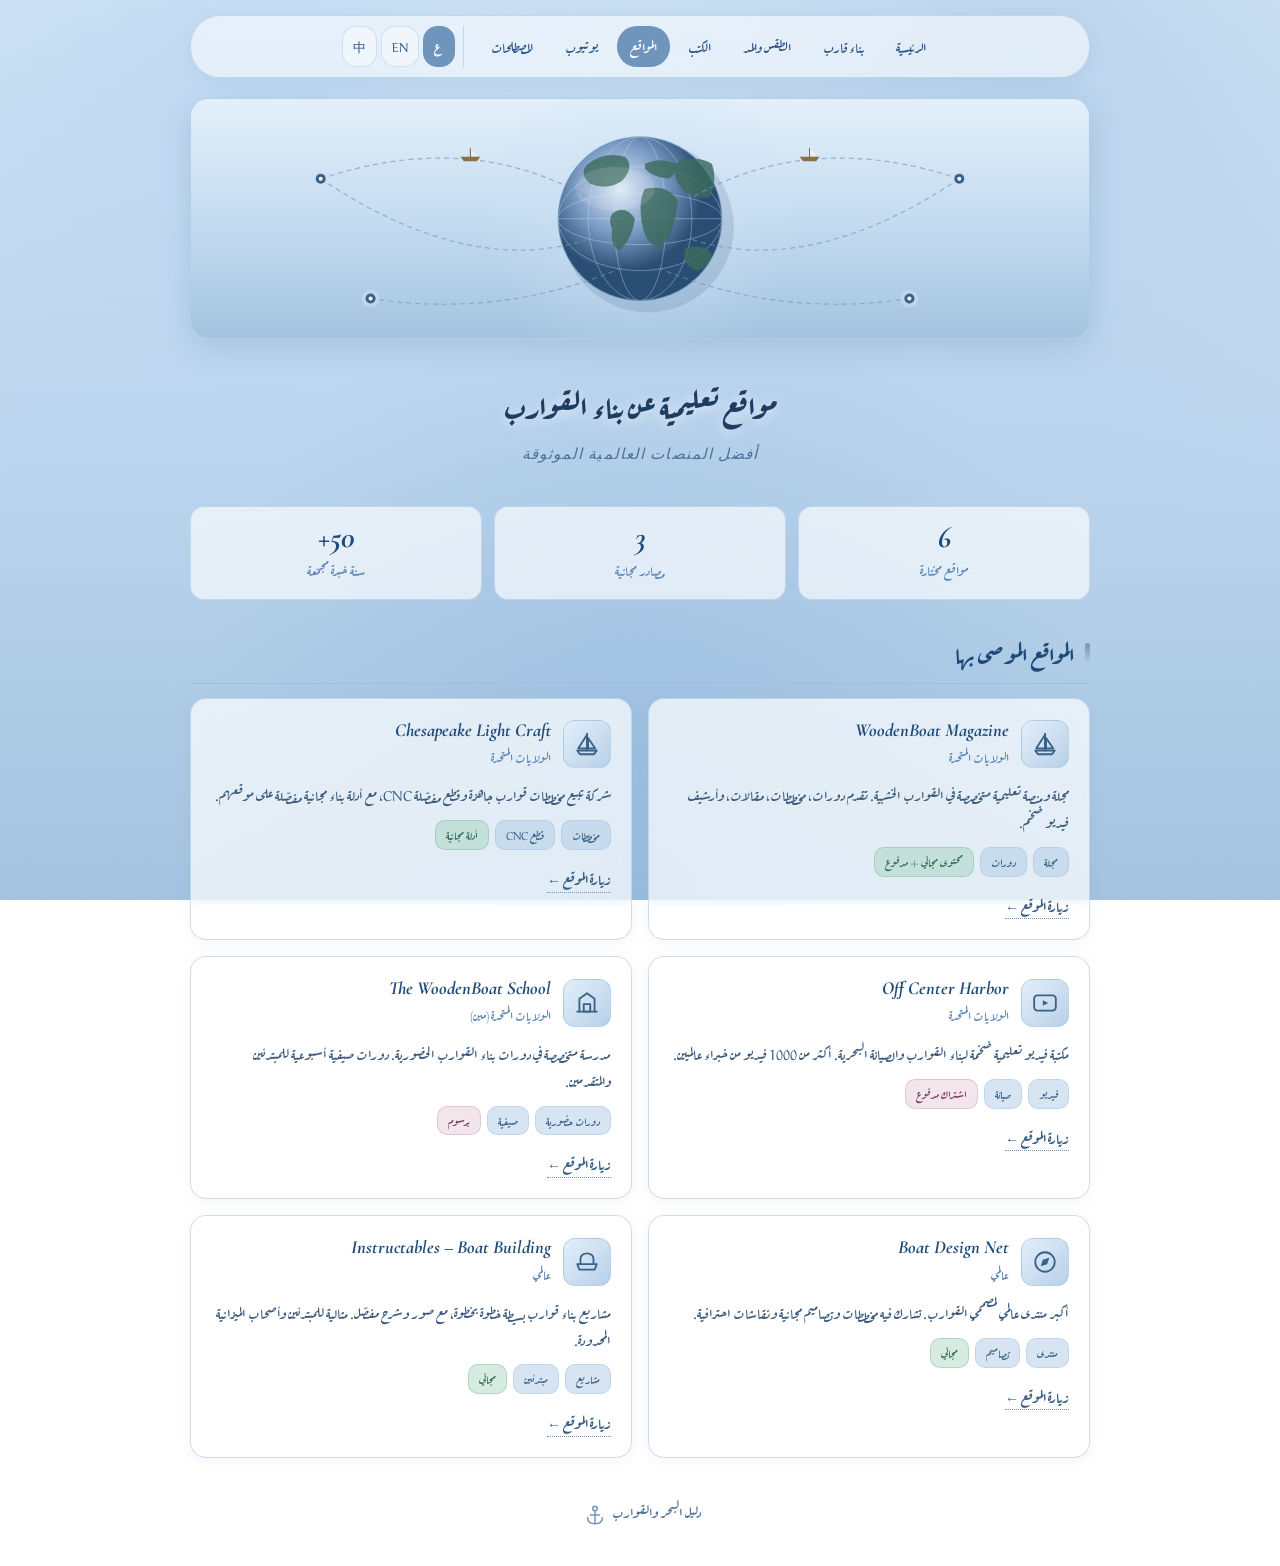
<file: websites.html>
<!DOCTYPE html>
<html lang="ar" dir="rtl">
<head>
<meta charset="UTF-8">
<meta name="viewport" content="width=device-width, initial-scale=1.0">
<title>مواقع تعليمية</title>
  <title>مواقع تعليمية — دليل البحر</title>
<meta name="description" content="أفضل 6 مواقع عالمية لتعلم بناء القوارب والصيانة البحرية: WoodenBoat، Chesapeake Light Craft، وغيرها.">
<link rel="icon" type="image/x-icon" href="favicon.ico">
<link rel="icon" type="image/png" sizes="32x32" href="favicon-32x32.png">
<link rel="icon" type="image/png" sizes="16x16" href="favicon-16x16.png">
<link rel="apple-touch-icon" sizes="180x180" href="apple-touch-icon.png">
<link rel="manifest" href="site.webmanifest">
  
<link rel="preconnect" href="https://fonts.googleapis.com">
<link rel="preconnect" href="https://fonts.gstatic.com" crossorigin>
<link href="https://fonts.googleapis.com/css2?family=Aref+Ruqaa:wght@400;700&family=Cormorant+Garamond:ital,wght@0,400;0,600;0,700;1,400;1,600&display=swap" rel="stylesheet">
<link rel="stylesheet" href="style.css">
<style>
  .site-card { background:rgba(255,255,255,0.7); border:1px solid rgba(160,190,220,0.5); border-radius:16px; padding:20px; backdrop-filter:blur(6px); box-shadow:0 3px 14px rgba(80,120,170,0.07); transition:transform .3s,box-shadow .3s,border-color .3s; position:relative; overflow:hidden; text-decoration:none; display:block; }
  .site-card::before { content:""; position:absolute; top:0; right:0; width:4px; height:100%; background:linear-gradient(180deg,#6f95bd,#b0cce6); opacity:0; transition:opacity .3s; }
  .site-card:hover { transform:translateY(-5px); box-shadow:0 14px 32px rgba(80,120,170,0.18); border-color:#6f95bd; }
  .site-card:hover::before { opacity:1; }
  .site-header { display:flex; align-items:center; gap:12px; margin-bottom:12px; }
  .site-logo { width:48px; height:48px; border-radius:12px; background:linear-gradient(135deg,#e3effa,#b8d0e8); border:1px solid rgba(140,180,215,0.4); display:flex; align-items:center; justify-content:center; flex-shrink:0; transition:transform .3s; }
  .site-card:hover .site-logo { transform:scale(1.08) rotate(-3deg); }
  .site-logo svg { width:26px; height:26px; stroke:#3a6288; stroke-width:1.7; stroke-linecap:round; stroke-linejoin:round; fill:none; }
  .site-name { font-family:'Cormorant Garamond',serif; font-style:italic; color:#1e4a78; font-size:1.15rem; font-weight:700; direction:ltr; text-align:left; line-height:1.3; }
  .site-country { font-family:'Aref Ruqaa',serif; color:#5c87b5; font-size:0.82rem; margin-top:2px; }
  .site-desc { color:#3a5a7d; font-size:0.9rem; line-height:1.85; margin-bottom:12px; }
  .site-tags { display:flex; flex-wrap:wrap; gap:6px; margin-bottom:12px; }
  .tag { font-family:'Aref Ruqaa',serif; font-size:0.72rem; color:#3a6288; background:rgba(176,204,230,0.5); border:1px solid rgba(140,180,215,0.3); padding:3px 10px; border-radius:10px; }
  .tag.free { background:rgba(140,200,170,0.35); color:#2f6b50; border-color:rgba(120,180,150,0.4); }
  .tag.paid { background:rgba(220,180,200,0.35); color:#7a3a55; border-color:rgba(200,150,180,0.4); }
  .site-link { font-family:'Aref Ruqaa',serif; color:#3a6288; font-size:0.88rem; font-weight:700; display:inline-flex; align-items:center; gap:6px; transition:gap .3s; border-bottom:1px dotted #6f95bd; }
  .site-card:hover .site-link { gap:12px; border-bottom-style:solid; }
  .sites-grid { display:grid; grid-template-columns:repeat(auto-fill,minmax(290px,1fr)); gap:16px; }
  .stats { display:grid; grid-template-columns:repeat(3,1fr); gap:12px; margin:25px 0 30px; }
  .stat-box { background:rgba(255,255,255,0.65); border:1px solid rgba(160,190,220,0.5); border-radius:14px; padding:16px; text-align:center; backdrop-filter:blur(6px); }
  .stat-num { font-family:'Cormorant Garamond',serif; font-style:italic; font-weight:700; color:#1e4a78; font-size:1.9rem; line-height:1; margin-bottom:4px; }
  .stat-label { font-family:'Aref Ruqaa',serif; color:#5c87b5; font-size:0.85rem; }
  @media (max-width:600px) { .sites-grid { grid-template-columns:1fr; } .stats { grid-template-columns:1fr; } }
</style>
</head>
<body>

<nav>
  <a href="index.html">الرئيسية</a>
  <a href="build.html">بناء قارب</a>
  <a href="weather.html">الطقس والمد</a>
  <a href="books.html">الكتب</a>
  <a href="websites.html" class="active">المواقع</a>
  <a href="youtube.html">يوتيوب</a>
  <a href="glossary.html">المصطلحات</a>
</nav>

<div class="banner">
  <svg viewBox="0 0 900 240" xmlns="http://www.w3.org/2000/svg" preserveAspectRatio="xMidYMid slice">
    <defs>
      <linearGradient id="bgWeb" x1="0" y1="0" x2="0" y2="1">
        <stop offset="0%" stop-color="#e3effa"/>
        <stop offset="50%" stop-color="#c5dcf0"/>
        <stop offset="100%" stop-color="#a3c3e0"/>
      </linearGradient>
      <radialGradient id="globe" cx="38%" cy="32%">
        <stop offset="0%" stop-color="#dbe9f7"/>
        <stop offset="55%" stop-color="#7a9bc4"/>
        <stop offset="100%" stop-color="#2a4d73"/>
      </radialGradient>
      <radialGradient id="globeGlow" cx="50%" cy="50%">
        <stop offset="0%" stop-color="#cfe2f5" stop-opacity="0.6"/>
        <stop offset="100%" stop-color="#cfe2f5" stop-opacity="0"/>
      </radialGradient>
    </defs>
    <rect width="900" height="240" fill="url(#bgWeb)"/>
    <circle cx="450" cy="120" r="160" fill="url(#globeGlow)"/>
    <g transform="translate(450, 120)">
      <ellipse cx="8" cy="8" rx="86" ry="86" fill="#2a4d73" opacity="0.15"/>
      <circle r="82" fill="url(#globe)"/>
      <g stroke="#cfe2f5" stroke-width="0.7" fill="none" opacity="0.55">
        <ellipse rx="82" ry="26"/>
        <ellipse rx="82" ry="52"/>
        <ellipse rx="26" ry="82"/>
        <ellipse rx="52" ry="82"/>
        <line x1="-82" y1="0" x2="82" y2="0"/>
      </g>
      <g fill="#3d6b5e" opacity="0.82">
        <path d="M-52 -55 Q-35 -68 -15 -62 Q-5 -52 -18 -38 Q-32 -28 -50 -35 Q-62 -46 -52 -55 Z"/>
        <path d="M-28 -5 Q-15 -15 -5 0 Q-8 20 -20 32 Q-30 28 -28 10 Q-32 2 -28 -5 Z"/>
        <path d="M5 -55 Q20 -62 35 -55 Q38 -45 28 -40 Q12 -42 5 -50 Z"/>
        <path d="M5 -30 Q28 -35 38 -18 Q35 15 20 30 Q5 25 2 5 Q-2 -18 5 -30 Z"/>
        <path d="M35 -55 Q55 -65 72 -55 Q78 -40 70 -22 Q55 -18 42 -30 Q32 -42 35 -55 Z"/>
        <path d="M45 30 Q62 24 72 35 Q70 50 55 52 Q42 45 45 30 Z"/>
      </g>
      <ellipse cx="-25" cy="-30" rx="40" ry="22" fill="#fff" opacity="0.12"/>
      <circle r="82" fill="none" stroke="#5c87b5" stroke-width="1.2" opacity="0.6"/>
    </g>
    <g stroke="#6f95bd" stroke-width="1.2" fill="none" opacity="0.65" stroke-dasharray="5,4">
      <path d="M130 80 Q280 30 400 100"/>
      <path d="M130 80 Q280 180 400 140"/>
      <path d="M770 80 Q620 30 500 100"/>
      <path d="M770 80 Q620 180 500 140"/>
      <path d="M180 200 Q310 220 430 170"/>
      <path d="M720 200 Q590 220 470 170"/>
    </g>
    <g>
      <circle cx="130" cy="80" r="9" fill="#cfe2f5" opacity="0.5"/>
      <circle cx="130" cy="80" r="5" fill="#3a6288"/>
      <circle cx="130" cy="80" r="2" fill="#fff"/>
      <circle cx="770" cy="80" r="9" fill="#cfe2f5" opacity="0.5"/>
      <circle cx="770" cy="80" r="5" fill="#3a6288"/>
      <circle cx="770" cy="80" r="2" fill="#fff"/>
      <circle cx="180" cy="200" r="9" fill="#cfe2f5" opacity="0.5"/>
      <circle cx="180" cy="200" r="5" fill="#3a6288"/>
      <circle cx="180" cy="200" r="2" fill="#fff"/>
      <circle cx="720" cy="200" r="9" fill="#cfe2f5" opacity="0.5"/>
      <circle cx="720" cy="200" r="5" fill="#3a6288"/>
      <circle cx="720" cy="200" r="2" fill="#fff"/>
    </g>
    <g transform="translate(280, 58) scale(0.55)">
      <path d="M-18 0 L18 0 L12 8 L-12 8 Z" fill="#8b6f4a"/>
      <line x1="0" y1="0" x2="0" y2="-16" stroke="#5a3e1f" stroke-width="1.5"/>
      <path d="M1 -15 L1 -2 L12 -2 Z" fill="#f5f0e0"/>
    </g>
    <g transform="translate(620, 58) scale(0.55)">
      <path d="M-18 0 L18 0 L12 8 L-12 8 Z" fill="#8b6f4a"/>
      <line x1="0" y1="0" x2="0" y2="-16" stroke="#5a3e1f" stroke-width="1.5"/>
      <path d="M1 -15 L1 -2 L12 -2 Z" fill="#f5f0e0"/>
    </g>
  </svg>
</div>

<header>
  <h1 data-i18n="ws_h1">مواقع تعليمية عن بناء القوارب</h1>
  <p class="subtitle" data-i18n="ws_subtitle">أفضل المنصات العالمية الموثوقة</p>
</header>

<div class="container">

  <div class="stats">
    <div class="stat-box">
      <div class="stat-num">6</div>
      <div class="stat-label" data-i18n="ws_stat1">مواقع مختارة</div>
    </div>
    <div class="stat-box">
      <div class="stat-num">3</div>
      <div class="stat-label" data-i18n="ws_stat2">مصادر مجانية</div>
    </div>
    <div class="stat-box">
      <div class="stat-num">50+</div>
      <div class="stat-label" data-i18n="ws_stat3">سنة خبرة مجمّعة</div>
    </div>
  </div>

  <h2 data-i18n="ws_h2">المواقع الموصى بها</h2>

  <div class="sites-grid">

    <a href="https://www.woodenboat.com" target="_blank" class="site-card">
      <div class="site-header">
        <div class="site-logo"><svg viewBox="0 0 24 24"><path d="M3 18h18l-2.5 3.5h-13z"/><line x1="12" y1="2.5" x2="12" y2="18"/><path d="M12 3.5L4 16h8z"/><path d="M13 6.5l6.5 9.5H13z"/></svg></div>
        <div>
          <div class="site-name">WoodenBoat Magazine</div>
          <div class="site-country" data-i18n="ws1_c">الولايات المتحدة</div>
        </div>
      </div>
      <div class="site-desc" data-i18n="ws1_d">مجلة ومنصة تعليمية متخصصة في القوارب الخشبية. تقدم دورات، مخططات، مقالات، وأرشيف فيديو ضخم.</div>
      <div class="site-tags">
        <span class="tag" data-i18n="ws1_g1">مجلة</span>
        <span class="tag" data-i18n="ws1_g2">دورات</span>
        <span class="tag free" data-i18n="ws1_g3">محتوى مجاني + مدفوع</span>
      </div>
      <span class="site-link" data-i18n="ws_visit">زيارة الموقع ←</span>
    </a>

    <a href="https://www.clcboats.com" target="_blank" class="site-card">
      <div class="site-header">
        <div class="site-logo"><svg viewBox="0 0 24 24"><path d="M3 18h18l-2.5 3.5h-13z"/><line x1="12" y1="2.5" x2="12" y2="18"/><path d="M12 3.5L4 16h8z"/><path d="M13 6.5l6.5 9.5H13z"/></svg></div>
        <div>
          <div class="site-name">Chesapeake Light Craft</div>
          <div class="site-country" data-i18n="ws2_c">الولايات المتحدة</div>
        </div>
      </div>
      <div class="site-desc" data-i18n="ws2_d">شركة تبيع مخططات قوارب جاهزة وقطع مفصّلة CNC، مع أدلة بناء مجانية مفصّلة على موقعهم.</div>
      <div class="site-tags">
        <span class="tag" data-i18n="ws2_g1">مخططات</span>
        <span class="tag" data-i18n="ws2_g2">قطع CNC</span>
        <span class="tag free" data-i18n="ws2_g3">أدلة مجانية</span>
      </div>
      <span class="site-link" data-i18n="ws_visit">زيارة الموقع ←</span>
    </a>

    <a href="https://www.offcenterharbor.com" target="_blank" class="site-card">
      <div class="site-header">
        <div class="site-logo"><svg viewBox="0 0 24 24"><rect x="2" y="5" width="20" height="14" rx="3"/><path d="M10 9.5l5 2.5-5 2.5z" fill="#3a6288" stroke="none"/></svg></div>
        <div>
          <div class="site-name">Off Center Harbor</div>
          <div class="site-country" data-i18n="ws3_c">الولايات المتحدة</div>
        </div>
      </div>
      <div class="site-desc" data-i18n="ws3_d">مكتبة فيديو تعليمية ضخمة لبناء القوارب والصيانة البحرية. أكثر من 1000 فيديو من خبراء عالميين.</div>
      <div class="site-tags">
        <span class="tag" data-i18n="ws3_g1">فيديو</span>
        <span class="tag" data-i18n="ws3_g2">صيانة</span>
        <span class="tag paid" data-i18n="ws3_g3">اشتراك مدفوع</span>
      </div>
      <span class="site-link" data-i18n="ws_visit">زيارة الموقع ←</span>
    </a>

    <a href="https://www.woodenboatschool.com" target="_blank" class="site-card">
      <div class="site-header">
        <div class="site-logo"><svg viewBox="0 0 24 24"><path d="M3 20h18"/><path d="M5 20V8l7-5 7 5v12"/><rect x="9" y="13" width="6" height="7"/></svg></div>
        <div>
          <div class="site-name">The WoodenBoat School</div>
          <div class="site-country" data-i18n="ws4_c">الولايات المتحدة (مين)</div>
        </div>
      </div>
      <div class="site-desc" data-i18n="ws4_d">مدرسة متخصصة في دورات بناء القوارب الحضورية. دورات صيفية أسبوعية للمبتدئين والمتقدمين.</div>
      <div class="site-tags">
        <span class="tag" data-i18n="ws4_g1">دورات حضورية</span>
        <span class="tag" data-i18n="ws4_g2">صيفية</span>
        <span class="tag paid" data-i18n="ws4_g3">برسوم</span>
      </div>
      <span class="site-link" data-i18n="ws_visit">زيارة الموقع ←</span>
    </a>

    <a href="https://www.boatdesign.net" target="_blank" class="site-card">
      <div class="site-header">
        <div class="site-logo"><svg viewBox="0 0 24 24"><circle cx="12" cy="12" r="9"/><polygon points="16,8 14,14 8,16 10,10" fill="#3a6288" stroke="none"/></svg></div>
        <div>
          <div class="site-name">Boat Design Net</div>
          <div class="site-country" data-i18n="ws5_c">عالمي</div>
        </div>
      </div>
      <div class="site-desc" data-i18n="ws5_d">أكبر منتدى عالمي لمصممي القوارب. تشارك فيه مخططات وتصاميم مجانية ونقاشات احترافية.</div>
      <div class="site-tags">
        <span class="tag" data-i18n="ws5_g1">منتدى</span>
        <span class="tag" data-i18n="ws5_g2">تصاميم</span>
        <span class="tag free" data-i18n="ws5_g3">مجاني</span>
      </div>
      <span class="site-link" data-i18n="ws_visit">زيارة الموقع ←</span>
    </a>

    <a href="https://www.instructables.com" target="_blank" class="site-card">
      <div class="site-header">
        <div class="site-logo"><svg viewBox="0 0 24 24"><path d="M3 14h18l-2 5H5z"/><path d="M6 14V9c0-3 3-5 6-5s6 2 6 5v5"/></svg></div>
        <div>
          <div class="site-name">Instructables – Boat Building</div>
          <div class="site-country" data-i18n="ws6_c">عالمي</div>
        </div>
      </div>
      <div class="site-desc" data-i18n="ws6_d">مشاريع بناء قوارب بسيطة خطوة بخطوة، مع صور وشرح مفصّل. مثالية للمبتدئين وأصحاب الميزانية المحدودة.</div>
      <div class="site-tags">
        <span class="tag" data-i18n="ws6_g1">مشاريع</span>
        <span class="tag" data-i18n="ws6_g2">مبتدئين</span>
        <span class="tag free" data-i18n="ws6_g3">مجاني</span>
      </div>
      <span class="site-link" data-i18n="ws_visit">زيارة الموقع ←</span>
    </a>

  </div>

</div>

<footer>
  دليل البحر والقوارب
  <svg viewBox="0 0 24 24"><circle cx="12" cy="5" r="2.5"/><line x1="12" y1="7.5" x2="12" y2="21"/><line x1="7" y1="12" x2="17" y2="12"/><path d="M4 15c0 4.5 3.5 6.5 8 6.5s8-2 8-6.5"/></svg>
</footer>

<script src="lang.js"></script>
</body>
</html>
</file>
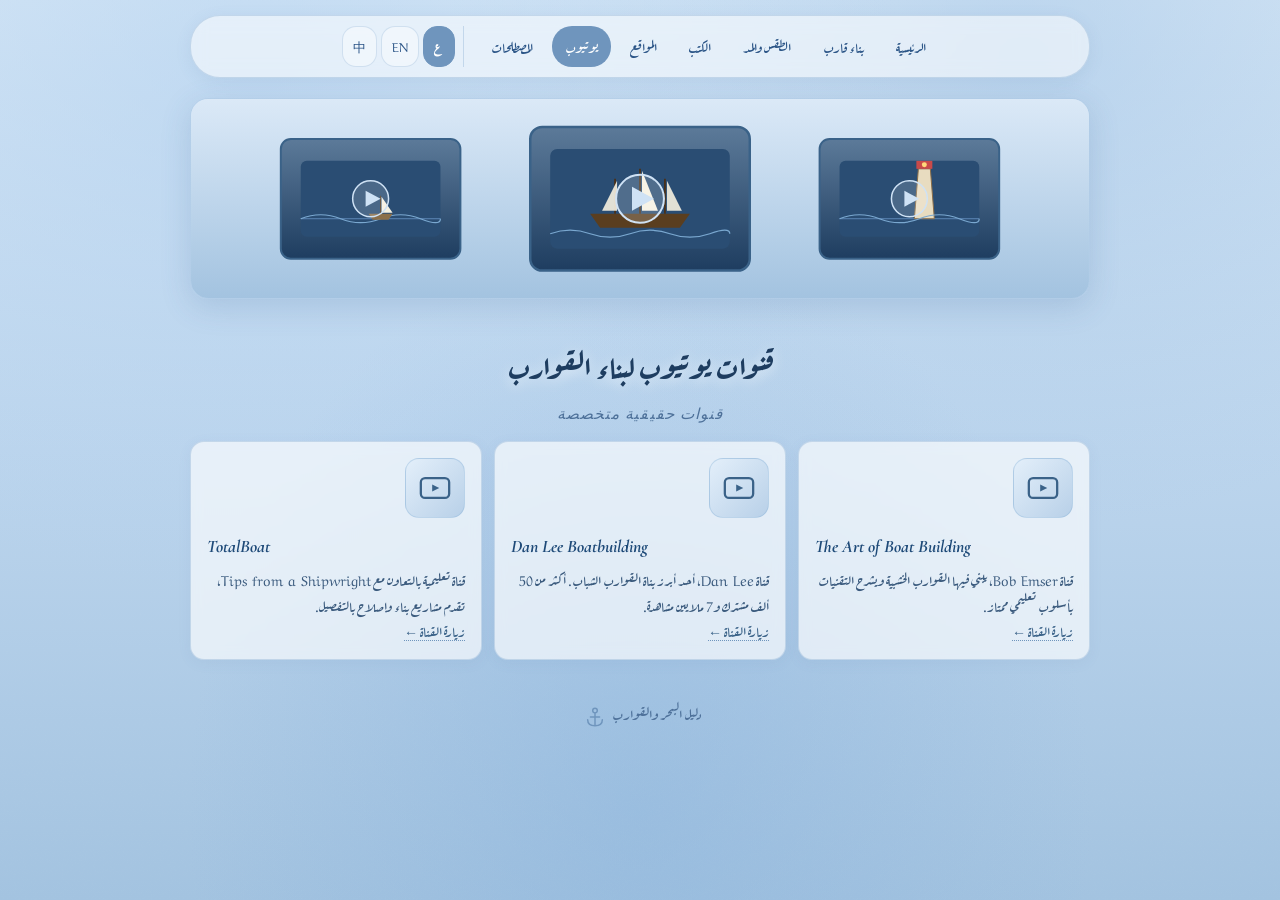
<file: youtube.html>
<!DOCTYPE html>
<html lang="ar" dir="rtl">
<head>
<meta charset="UTF-8">
<meta name="viewport" content="width=device-width, initial-scale=1.0">
<title>قنوات يوتيوب</title>
  <title>قنوات يوتيوب — دليل البحر</title>
<meta name="description" content="قنوات يوتيوب متخصصة في بناء القوارب: Art of Boat Building، Dan Lee Boatbuilding، وTotalBoat.">
<link rel="icon" type="image/x-icon" href="favicon.ico">
<link rel="icon" type="image/png" sizes="32x32" href="favicon-32x32.png">
<link rel="icon" type="image/png" sizes="16x16" href="favicon-16x16.png">
<link rel="apple-touch-icon" sizes="180x180" href="apple-touch-icon.png">
<link rel="manifest" href="site.webmanifest">
  
<link rel="preconnect" href="https://fonts.googleapis.com">
<link rel="preconnect" href="https://fonts.gstatic.com" crossorigin>
<link href="https://fonts.googleapis.com/css2?family=Aref+Ruqaa:wght@400;700&family=Cormorant+Garamond:ital,wght@0,400;0,600;0,700;1,400;1,600&display=swap" rel="stylesheet">
<link rel="stylesheet" href="style.css">
</head>
<body>

<nav>
  <a href="index.html">الرئيسية</a>
  <a href="build.html">بناء قارب</a>
  <a href="weather.html">الطقس والمد</a>
  <a href="books.html">الكتب</a>
  <a href="websites.html">المواقع</a>
  <a href="youtube.html" class="active">يوتيوب</a>
  <a href="glossary.html">المصطلحات</a>
</nav>

<div class="banner">
  <svg viewBox="0 0 900 200" xmlns="http://www.w3.org/2000/svg">
    <defs>
      <linearGradient id="bgYt" x1="0" y1="0" x2="0" y2="1">
        <stop offset="0%" stop-color="#dbe9f7"/>
        <stop offset="100%" stop-color="#a3c3e0"/>
      </linearGradient>
      <linearGradient id="screenGlow" x1="0" y1="0" x2="0" y2="1">
        <stop offset="0%" stop-color="#5c7a99"/>
        <stop offset="100%" stop-color="#1e3d60"/>
      </linearGradient>
    </defs>
    <rect width="900" height="200" fill="url(#bgYt)"/>
    <g transform="translate(180, 100)">
      <rect x="-90" y="-60" width="180" height="120" rx="10" fill="url(#screenGlow)" stroke="#3a6288" stroke-width="2"/>
      <rect x="-70" y="-38" width="140" height="76" rx="6" fill="#2a4d73"/>
      <line x1="-70" y1="20" x2="70" y2="20" stroke="#5c87b5" stroke-width="1"/>
      <path d="M-70 20 Q-50 12 -30 20 T10 20 T50 20 T70 20" stroke="#7aa8d0" stroke-width="1.2" fill="none"/>
      <g transform="translate(10, 15)">
        <path d="M-12 0 L12 0 L8 6 L-8 6 Z" fill="#8b6f4a"/>
        <line x1="0" y1="0" x2="0" y2="-18" stroke="#5a3e1f" stroke-width="1"/>
        <path d="M1 -17 L1 -1 L12 -1 Z" fill="#f5f0e0"/>
      </g>
      <circle cx="0" cy="0" r="18" fill="rgba(255,255,255,0.15)" stroke="#cfe2f5" stroke-width="1.5"/>
      <path d="M-5 -8 L10 0 L-5 8 Z" fill="#cfe2f5"/>
    </g>
    <g transform="translate(450, 100)">
      <rect x="-110" y="-72" width="220" height="144" rx="12" fill="url(#screenGlow)" stroke="#3a6288" stroke-width="2.5"/>
      <rect x="-90" y="-50" width="180" height="100" rx="7" fill="#2a4d73"/>
      <g transform="translate(0, 15)">
        <path d="M-50 0 L50 0 L40 14 L-40 14 Z" fill="#5a3e1f"/>
        <line x1="-25" y1="0" x2="-25" y2="-35" stroke="#4a3018" stroke-width="1.8"/>
        <line x1="0" y1="0" x2="0" y2="-45" stroke="#4a3018" stroke-width="1.8"/>
        <line x1="25" y1="0" x2="25" y2="-35" stroke="#4a3018" stroke-width="1.8"/>
        <path d="M-23 -33 L-23 -3 L-38 -3 Z" fill="#f5f0e0" opacity="0.9"/>
        <path d="M2 -43 L2 -3 L18 -3 Z" fill="#f5f0e0"/>
        <path d="M27 -33 L27 -3 L42 -3 Z" fill="#f5f0e0" opacity="0.9"/>
      </g>
      <path d="M-90 35 Q-70 28 -50 35 T-10 35 T30 35 T70 35 T90 35" stroke="#7aa8d0" stroke-width="1.2" fill="none"/>
      <circle cx="0" cy="0" r="24" fill="rgba(255,255,255,0.18)" stroke="#cfe2f5" stroke-width="2"/>
      <path d="M-8 -12 L14 0 L-8 12 Z" fill="#cfe2f5"/>
    </g>
    <g transform="translate(720, 100)">
      <rect x="-90" y="-60" width="180" height="120" rx="10" fill="url(#screenGlow)" stroke="#3a6288" stroke-width="2"/>
      <rect x="-70" y="-38" width="140" height="76" rx="6" fill="#2a4d73"/>
      <line x1="-70" y1="20" x2="70" y2="20" stroke="#5c87b5" stroke-width="1"/>
      <g transform="translate(15, 20)">
        <path d="M-10 0 L10 0 L6 -50 L-6 -50 Z" fill="#e8dcc0" stroke="#8b6f4a" stroke-width="1"/>
        <rect x="-8" y="-58" width="16" height="8" fill="#c94a4a"/>
        <circle cx="0" cy="-54" r="2.5" fill="#ffd97a"/>
      </g>
      <path d="M-70 20 Q-50 12 -30 20 T10 20 T50 20 T70 20" stroke="#7aa8d0" stroke-width="1.2" fill="none"/>
      <circle cx="0" cy="0" r="18" fill="rgba(255,255,255,0.15)" stroke="#cfe2f5" stroke-width="1.5"/>
      <path d="M-5 -8 L10 0 L-5 8 Z" fill="#cfe2f5"/>
    </g>
  </svg>
</div>

<header>
  <h1 data-i18n="yt_h1">قنوات يوتيوب لبناء القوارب</h1>
  <p class="subtitle" data-i18n="yt_subtitle">قنوات حقيقية متخصصة</p>
</header>

<div class="container">
  <div class="cards">

    <div class="card">
      <div class="card-icon-box"><svg viewBox="0 0 24 24"><rect x="2" y="5" width="20" height="14" rx="3"/><path d="M10 9.5l5 2.5-5 2.5z" fill="#3a6288" stroke="none"/></svg></div>
      <div class="card-title">The Art of Boat Building</div>
      <div class="card-desc"><span data-i18n="yt2_d">قناة Bob Emser، يبني فيها القوارب الخشبية ويشرح التقنيات بأسلوب تعليمي ممتاز.</span><br>
        <a href="https://www.youtube.com/@TheArtofBoatBuilding" target="_blank" data-i18n="yt_visit">زيارة القناة ←</a>
      </div>
    </div>

    <div class="card">
      <div class="card-icon-box"><svg viewBox="0 0 24 24"><rect x="2" y="5" width="20" height="14" rx="3"/><path d="M10 9.5l5 2.5-5 2.5z" fill="#3a6288" stroke="none"/></svg></div>
      <div class="card-title">Dan Lee Boatbuilding</div>
      <div class="card-desc"><span data-i18n="yt3_d">قناة Dan Lee، أحد أبرز بناة القوارب الشباب. أكثر من 50 ألف مشترك و7 ملايين مشاهدة.</span><br>
        <a href="https://www.youtube.com/@DanLeeBoatbuilding" target="_blank" data-i18n="yt_visit">زيارة القناة ←</a>
      </div>
    </div>

    <div class="card">
      <div class="card-icon-box"><svg viewBox="0 0 24 24"><rect x="2" y="5" width="20" height="14" rx="3"/><path d="M10 9.5l5 2.5-5 2.5z" fill="#3a6288" stroke="none"/></svg></div>
      <div class="card-title">TotalBoat</div>
      <div class="card-desc"><span data-i18n="yt6_d">قناة تعليمية بالتعاون مع Tips from a Shipwright، تقدم مشاريع بناء وإصلاح بالتفصيل.</span><br>
        <a href="https://www.youtube.com/@TotalBoat" target="_blank" data-i18n="yt_visit">زيارة القناة ←</a>
      </div>
    </div>

  </div>
</div>

<footer>
  دليل البحر والقوارب
  <svg viewBox="0 0 24 24"><circle cx="12" cy="5" r="2.5"/><line x1="12" y1="7.5" x2="12" y2="21"/><line x1="7" y1="12" x2="17" y2="12"/><path d="M4 15c0 4.5 3.5 6.5 8 6.5s8-2 8-6.5"/></svg>
</footer>

<script src="lang.js"></script>
</body>
</html>
</file>
<file: style.css>
* { margin:0; padding:0; box-sizing:border-box; }

body {
  font-family: 'Aref Ruqaa', serif;
  color: #2a4360;
  padding: 15px;
  line-height: 1.9;
  min-height: 100vh;
  background:
    radial-gradient(ellipse at 20% 10%, rgba(180,210,240,0.6) 0%, transparent 45%),
    radial-gradient(ellipse at 80% 5%, rgba(160,195,230,0.5) 0%, transparent 40%),
    radial-gradient(ellipse at 50% 90%, rgba(140,180,220,0.5) 0%, transparent 50%),
    linear-gradient(180deg, #d8e8f6 0%, #bcd5ed 50%, #a3c3e0 100%);
  background-attachment: fixed;
  overflow-x: hidden;
}

body::before {
  content: "";
  position: fixed;
  inset: 0;
  pointer-events: none;
  z-index: 0;
  opacity: 0.28;
  background-image:
    url("data:image/svg+xml,%3Csvg xmlns='http://www.w3.org/2000/svg' width='180' height='180'%3E%3Cfilter id='n'%3E%3CfeTurbulence type='fractalNoise' baseFrequency='0.9' numOctaves='4' stitchTiles='stitch'/%3E%3CfeColorMatrix values='0 0 0 0 0.5 0 0 0 0 0.65 0 0 0 0 0.82 0 0 0 0.15 0'/%3E%3C/filter%3E%3Crect width='100%25' height='100%25' filter='url(%23n)'/%3E%3C/svg%3E");
  mix-blend-mode: soft-light;
}

nav, header, .container, footer, .hero, .banner {
  position: relative;
  z-index: 2;
}

/* ===== شريط التنقل ===== */
nav {
  max-width: 900px;
  margin: 0 auto 20px;
  display: flex;
  flex-wrap: wrap;
  justify-content: center;
  gap: 6px;
  background: rgba(255,255,255,0.55);
  border: 1px solid rgba(160,190,220,0.5);
  border-radius: 30px;
  padding: 10px 14px;
  backdrop-filter: blur(8px);
  box-shadow: 0 4px 16px rgba(80,120,170,0.1);
}
nav a {
  text-decoration: none;
  color: #2a5486;
  font-family: 'Aref Ruqaa', serif;
  font-size: 0.88rem;
  padding: 7px 13px;
  border-radius: 20px;
  transition: .25s;
}
nav a:hover { background: rgba(111,149,189,0.22); color: #1e3d60; }
nav a.active { background: #6f95bd; color: #fff; }

/* ===== العناوين ===== */
h1 {
  font-family: 'Aref Ruqaa', serif;
  font-size: 1.9rem;
  color: #1e3d60;
  font-weight: 700;
  text-shadow: 0 2px 14px rgba(255,255,255,0.7);
  margin-bottom: 6px;
}
.subtitle {
  color: #4d7099;
  font-size: 0.95rem;
  font-family: 'Cormorant Garamond', serif;
  font-style: italic;
  letter-spacing: 1.1px;
}
header { text-align:center; padding: 22px 10px 12px; }

/* ===== الحاوية ===== */
.container { max-width: 900px; margin: 0 auto; }

h2 {
  font-family: 'Aref Ruqaa', serif;
  color: #1e4a78;
  font-size: 1.4rem;
  margin: 32px 0 14px;
  padding-bottom: 8px;
  border-bottom: 1.5px solid #a1bdd8;
  font-weight: 700;
  display: flex;
  align-items: center;
  gap: 10px;
}
h2::before {
  content: "";
  display: inline-block;
  width: 5px;
  height: 20px;
  border-radius: 3px;
  background: linear-gradient(180deg, #6f95bd, #b0cce6);
}

/* ===== البانر (صورة SVG في أعلى كل صفحة) ===== */
.banner {
  max-width: 900px;
  margin: 0 auto 15px;
  border-radius: 18px;
  overflow: hidden;
  box-shadow: 0 8px 30px rgba(60,100,150,0.18);
  border: 1px solid rgba(160,190,220,0.4);
}
.banner svg { width: 100%; height: auto; display: block; }

/* ===== الجداول ===== */
.table-wrap { overflow-x: auto; }
table {
  width: 100%;
  border-collapse: collapse;
  background: rgba(255,255,255,0.7);
  border-radius: 12px;
  overflow: hidden;
  box-shadow: 0 5px 20px rgba(80,120,170,0.1);
}
th {
  background: rgba(176,204,230,0.9);
  color: #1e3d60;
  padding: 11px 14px;
  text-align: right;
  font-size: 1rem;
  font-family: 'Aref Ruqaa', serif;
}
td {
  padding: 9px 14px;
  border-bottom: 1px solid rgba(200,220,240,0.6);
  font-size: 0.92rem;
  color: #2f5279;
}
tr:last-child td { border-bottom: none; }
tbody tr { transition: background .2s; }
tbody tr:hover { background: rgba(169,195,221,0.2); }
td.en {
  font-family: 'Cormorant Garamond', serif;
  font-style: italic;
  color: #3a6288;
  font-weight: 600;
  font-size: 1.1rem;
  direction: ltr;
  text-align: left;
}
td.ar { color: #1e3d60; }

/* ===== الخطوات ===== */
.steps { display: grid; grid-template-columns: 1fr; gap: 12px; }
.step {
  background: rgba(255,255,255,0.65);
  border: 1px solid rgba(160,190,220,0.5);
  border-right: 4px solid #6f95bd;
  border-radius: 12px;
  padding: 15px 20px;
  backdrop-filter: blur(6px);
  box-shadow: 0 3px 14px rgba(80,120,170,0.07);
  transition: transform .25s, box-shadow .25s;
  display: flex;
  gap: 15px;
  align-items: flex-start;
}
.step:hover { transform: translateX(-3px); box-shadow: 0 6px 20px rgba(80,120,170,0.15); }

.step-icon {
  flex-shrink: 0;
  width: 46px;
  height: 46px;
  border-radius: 12px;
  background: linear-gradient(135deg, #e3effa, #c1d7ec);
  border: 1px solid rgba(140,180,215,0.4);
  display: flex;
  align-items: center;
  justify-content: center;
}
.step-icon svg {
  width: 26px;
  height: 26px;
  stroke: #3a6288;
  stroke-width: 1.8;
  stroke-linecap: round;
  stroke-linejoin: round;
  fill: none;
}
.step-body { flex: 1; }
.step-title {
  font-family: 'Aref Ruqaa', serif;
  color: #1e4a78;
  font-size: 1.05rem;
  font-weight: 700;
  margin-bottom: 4px;
}
.step-text { color: #3a5a7d; font-size: 0.9rem; line-height: 1.9; }

/* ===== البطاقات ===== */
.cards {
  display: grid;
  grid-template-columns: repeat(auto-fill, minmax(260px, 1fr));
  gap: 12px;
}
.card {
  background: rgba(255,255,255,0.65);
  border: 1px solid rgba(160,190,220,0.5);
  border-radius: 14px;
  padding: 16px;
  backdrop-filter: blur(6px);
  box-shadow: 0 3px 14px rgba(80,120,170,0.07);
  transition: transform .25s, box-shadow .25s;
  text-decoration: none;
  display: block;
}
.card:hover { transform: translateY(-3px); box-shadow: 0 8px 22px rgba(80,120,170,0.15); }

.card-icon-box {
  width: 60px;
  height: 60px;
  border-radius: 14px;
  background: linear-gradient(135deg, #e3effa, #b8d0e8);
  border: 1px solid rgba(140,180,215,0.4);
  display: flex;
  align-items: center;
  justify-content: center;
  margin-bottom: 12px;
}
.card-icon-box svg {
  width: 34px;
  height: 34px;
  stroke: #3a6288;
  stroke-width: 1.6;
  stroke-linecap: round;
  stroke-linejoin: round;
  fill: none;
}

.card-title {
  font-family: 'Cormorant Garamond', serif;
  font-style: italic;
  color: #1e4a78;
  font-size: 1.1rem;
  font-weight: 700;
  margin-bottom: 4px;
  direction: ltr;
  text-align: left;
}
.card-title-ar {
  font-family: 'Aref Ruqaa', serif;
  color: #1e4a78;
  font-size: 1rem;
  font-weight: 700;
  margin-bottom: 6px;
}
.card-author {
  font-family: 'Cormorant Garamond', serif;
  font-style: italic;
  color: #5c87b5;
  font-size: 0.9rem;
  margin-bottom: 8px;
  direction: ltr;
  text-align: left;
}
.card-desc { color: #3a5a7d; font-size: 0.88rem; line-height: 1.8; }
.card a {
  color: #3a6288;
  text-decoration: none;
  border-bottom: 1px dotted #6f95bd;
  font-size: 0.88rem;
}
.card a:hover { color: #1e3d60; border-bottom-style: solid; }

/* ===== محرك البحث ===== */
.search-box { max-width: 560px; margin: 18px auto 20px; }
input {
  width: 100%;
  padding: 12px 20px;
  border-radius: 26px;
  border: 1.5px solid #8aaecf;
  background: rgba(255,255,255,0.85);
  color: #1e3d60;
  font-size: 1rem;
  font-family: 'Aref Ruqaa', serif;
  outline: none;
}
input:focus { border-color: #5c87b5; box-shadow: 0 0 0 4px rgba(92,135,181,0.18); }

/* ===== Footer ===== */
footer {
  text-align:center;
  padding: 40px 20px 25px;
  color: #4d7099;
  font-size: 0.9rem;
}
footer svg {
  width: 22px; height: 22px;
  stroke: #6f95bd; fill: none; stroke-width: 1.6;
  vertical-align: middle; margin: 0 4px;
  stroke-linecap: round; stroke-linejoin: round;
}

/* ===== الحركات ===== */
@keyframes float {
  0%, 100% { transform: translateY(0); }
  50% { transform: translateY(-6px); }
}
@keyframes wave-slide {
  from { transform: translateX(0); }
  to { transform: translateX(-60px); }
}
@keyframes sun-glow {
  0%, 100% { opacity: 0.85; }
  50% { opacity: 1; }
}
@keyframes bird-fly {
  0% { transform: translate(0,0); }
  50% { transform: translate(30px,-10px); }
  100% { transform: translate(0,0); }
}
.boat-float { animation: float 4s ease-in-out infinite; }
.wave-1 { animation: wave-slide 8s linear infinite; }
.wave-2 { animation: wave-slide 11s linear infinite reverse; }
.wave-3 { animation: wave-slide 14s linear infinite; }
.sun-glow { animation: sun-glow 5s ease-in-out infinite; }
.bird { animation: bird-fly 6s ease-in-out infinite; }
.bird-2 { animation: bird-fly 7s ease-in-out infinite 1s; }

@media (max-width: 600px) {
  h1 { font-size: 1.5rem; }
  h2 { font-size: 1.2rem; }
  td, th { padding: 8px 10px; font-size: 0.85rem; }
  td.en { font-size: 1rem; }
  nav a { font-size: 0.78rem; padding: 6px 10px; }
  .step { padding: 12px 14px; gap: 10px; }
  .step-icon { width: 38px; height: 38px; }
  .step-icon svg { width: 22px; height: 22px; }
}
</file>
